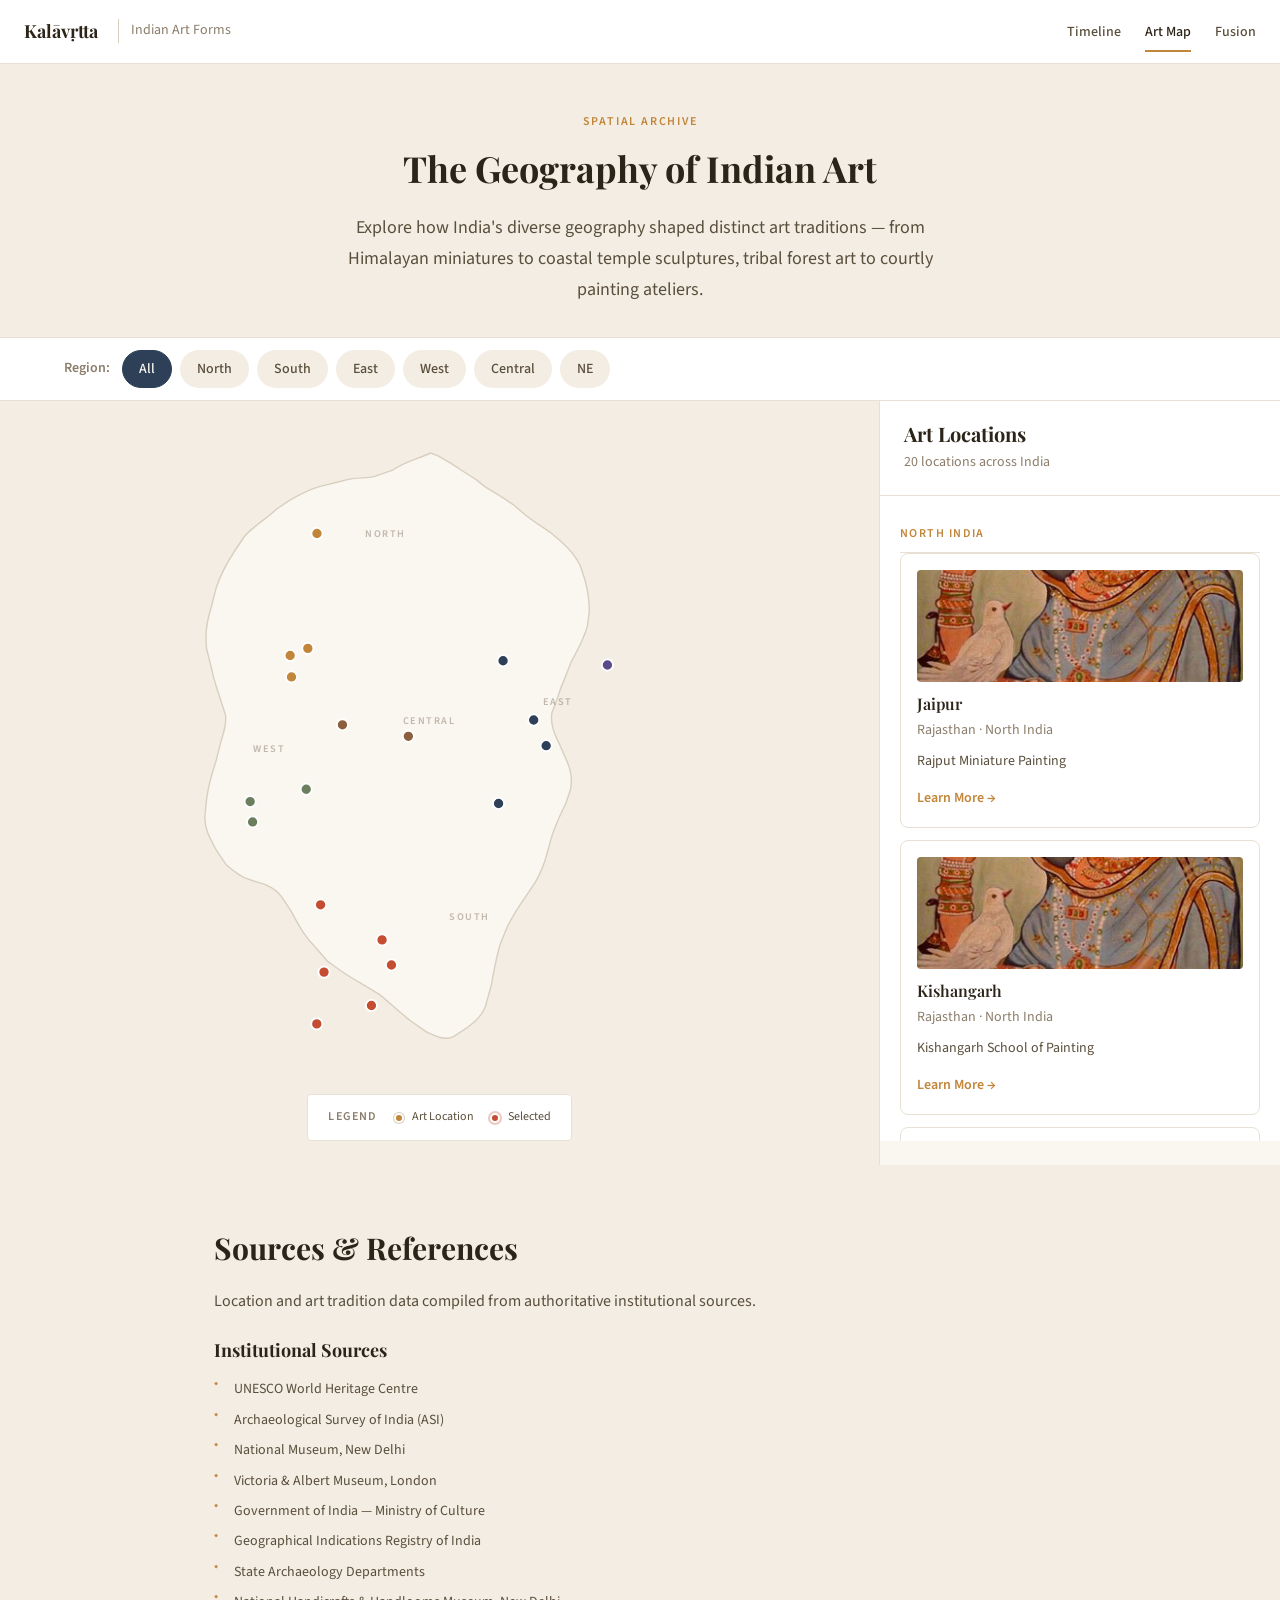
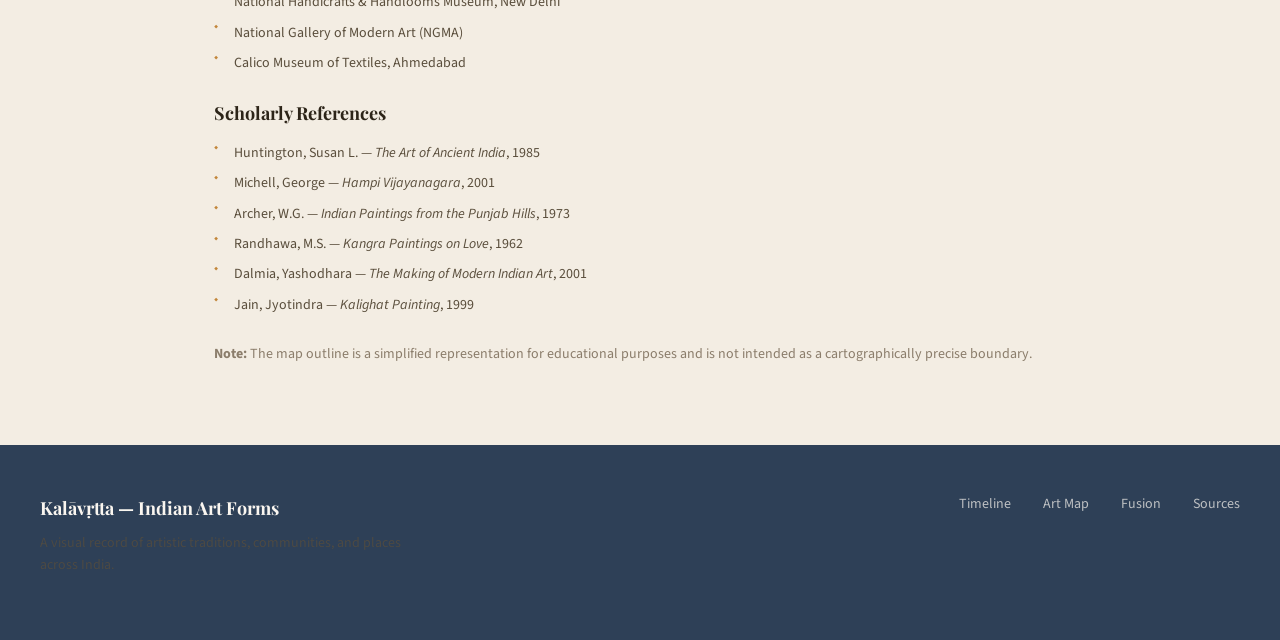
<file: art-map/index.html>
<!DOCTYPE html>
<html lang="en">
<head>
  <meta charset="UTF-8">
  <meta name="viewport" content="width=device-width, initial-scale=1.0">
  <title>Interactive Art Map — Kalāvṛtta · Indian Art Forms</title>
  <link rel="preconnect" href="https://fonts.googleapis.com">
  <link rel="preconnect" href="https://fonts.gstatic.com" crossorigin>
  <link href="https://fonts.googleapis.com/css2?family=Playfair+Display:wght@400;700&family=Source+Sans+3:wght@400;500;600;700&display=swap" rel="stylesheet">
  <link rel="stylesheet" href="../shared/css/base.css">
  <link rel="stylesheet" href="css/art-map.css">
</head>
<body>

  <!-- Navigation -->
  <nav class="site-nav" role="navigation" aria-label="Main navigation">
    <div class="site-nav__brand">
      <span class="site-nav__title">Kalāvṛtta</span>
      <span class="site-nav__subtitle">Indian Art Forms</span>
    </div>
    <button class="nav-toggle" aria-label="Toggle navigation" aria-expanded="false" onclick="document.querySelector('.site-nav__links').classList.toggle('open'); this.setAttribute('aria-expanded', this.getAttribute('aria-expanded') === 'false' ? 'true' : 'false');">
      <span></span><span></span><span></span>
    </button>
    <ul class="site-nav__links">
      <li><a href="../timeline/index.html">Timeline</a></li>
      <li><a href="index.html" class="active">Art Map</a></li>
      <li><a href="../fusion/documentation/fusion-doc.html">Fusion</a></li>
    </ul>
  </nav>

  <!-- Hero -->
  <header class="hero" style="padding: var(--space-12) 0 var(--space-8);">
    <div class="container">
      <p class="hero__overline">Spatial Archive</p>
      <h1 class="hero__title" style="font-size: var(--text-4xl);">The Geography of Indian Art</h1>
      <p class="hero__description">
        Explore how India's diverse geography shaped distinct art traditions — from Himalayan miniatures to coastal temple sculptures, tribal forest art to courtly painting ateliers.
      </p>
    </div>
  </header>

  <!-- Filter Bar -->
  <div class="filter-bar" role="toolbar" aria-label="Filter locations">
    <div class="container">
      <div class="filter-group">
        <span class="filter-bar__label">Region:</span>
        <div class="filter-bar__buttons" role="group">
          <button class="filter-btn active" data-region="all">All</button>
          <button class="filter-btn" data-region="North India">North</button>
          <button class="filter-btn" data-region="South India">South</button>
          <button class="filter-btn" data-region="East India">East</button>
          <button class="filter-btn" data-region="Western India">West</button>
          <button class="filter-btn" data-region="Central India">Central</button>
          <button class="filter-btn" data-region="Northeast India">NE</button>
        </div>
      </div>
    </div>
  </div>

  <!-- Main Content: Map + Info Panel -->
  <main class="map-layout" role="main">
    <!-- Map Panel -->
    <div class="map-panel">
      <div class="map-container" id="map-container">
        <!-- SVG map rendered by JS -->
      </div>
      <div class="map-legend">
        <span class="map-legend__title">Legend</span>
        <span class="map-legend__item"><span class="map-legend__dot" style="background: var(--color-ochre);"></span> Art Location</span>
        <span class="map-legend__item"><span class="map-legend__dot map-legend__dot--active"></span> Selected</span>
      </div>
    </div>

    <!-- Info Panel -->
    <div class="info-panel" id="info-panel">
      <div class="info-panel__header">
        <h2 class="info-panel__title">Art Locations</h2>
        <p class="info-panel__subtitle" id="location-count">20 locations across India</p>
      </div>
      <div class="info-panel__list" id="location-list">
        <!-- Location cards rendered by JS -->
      </div>
    </div>
  </main>

  <!-- Modal -->
  <div class="modal-overlay" id="location-modal" role="dialog" aria-modal="true" aria-labelledby="loc-modal-title" tabindex="-1">
    <div class="modal">
      <button class="modal__close" id="loc-modal-close" aria-label="Close">&times;</button>
      <div class="modal__header-bar" id="loc-modal-header"></div>
      <div class="modal__body">
        <h2 class="modal__title" id="loc-modal-title"></h2>
        <div class="modal__meta" id="loc-modal-meta"></div>
        <div id="loc-modal-content"></div>
      </div>
    </div>
  </div>

  <!-- Sources -->
  <section class="section section--alt" id="sources">
    <div class="container container--narrow">
      <h2>Sources &amp; References</h2>
      <p>Location and art tradition data compiled from authoritative institutional sources.</p>
      <div class="sources-list">
        <h4>Institutional Sources</h4>
        <ul>
          <li>UNESCO World Heritage Centre</li>
          <li>Archaeological Survey of India (ASI)</li>
          <li>National Museum, New Delhi</li>
          <li>Victoria &amp; Albert Museum, London</li>
          <li>Government of India — Ministry of Culture</li>
          <li>Geographical Indications Registry of India</li>
          <li>State Archaeology Departments</li>
          <li>National Handicrafts &amp; Handlooms Museum, New Delhi</li>
          <li>National Gallery of Modern Art (NGMA)</li>
          <li>Calico Museum of Textiles, Ahmedabad</li>
        </ul>
        <h4>Scholarly References</h4>
        <ul>
          <li>Huntington, Susan L. — <em>The Art of Ancient India</em>, 1985</li>
          <li>Michell, George — <em>Hampi Vijayanagara</em>, 2001</li>
          <li>Archer, W.G. — <em>Indian Paintings from the Punjab Hills</em>, 1973</li>
          <li>Randhawa, M.S. — <em>Kangra Paintings on Love</em>, 1962</li>
          <li>Dalmia, Yashodhara — <em>The Making of Modern Indian Art</em>, 2001</li>
          <li>Jain, Jyotindra — <em>Kalighat Painting</em>, 1999</li>
        </ul>
      </div>
      <p class="text-caption" style="margin-top: var(--space-6);">
        <strong>Note:</strong> The map outline is a simplified representation for educational purposes 
        and is not intended as a cartographically precise boundary.
      </p>
    </div>
  </section>

  <!-- Footer -->
  <footer class="site-footer">
    <div class="site-footer__content">
      <div>
        <div class="site-footer__brand">Kalāvṛtta — Indian Art Forms</div>
        <p class="site-footer__note">
          A visual record of artistic traditions, communities, and places across India.
        </p>
      </div>
      <div class="site-footer__links">
        <a href="../timeline/index.html">Timeline</a>
        <a href="index.html">Art Map</a>
        <a href="../fusion/documentation/fusion-doc.html">Fusion</a>
        <a href="#sources">Sources</a>
      </div>
    </div>
  </footer>

  <script src="../shared/data/artData.js"></script>
  <script src="js/art-map.js"></script>
</body>
</html>
</file>
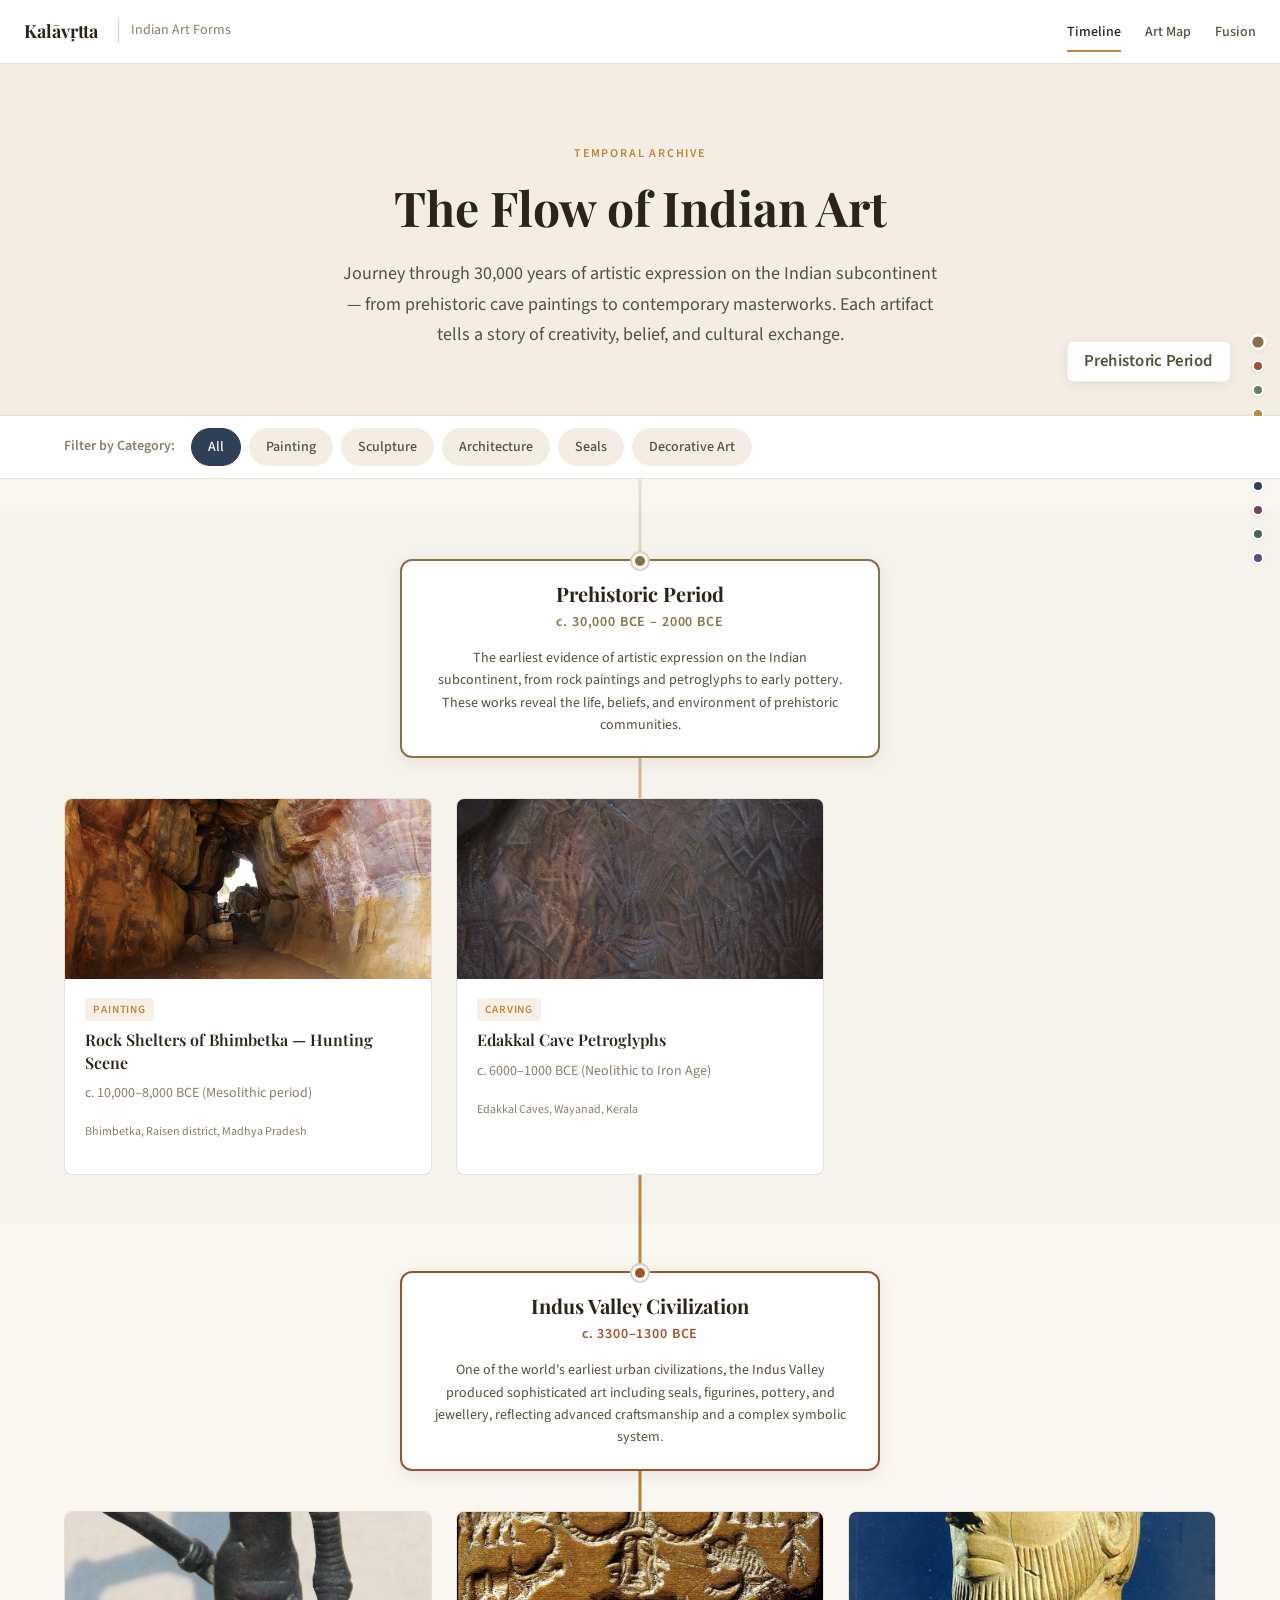
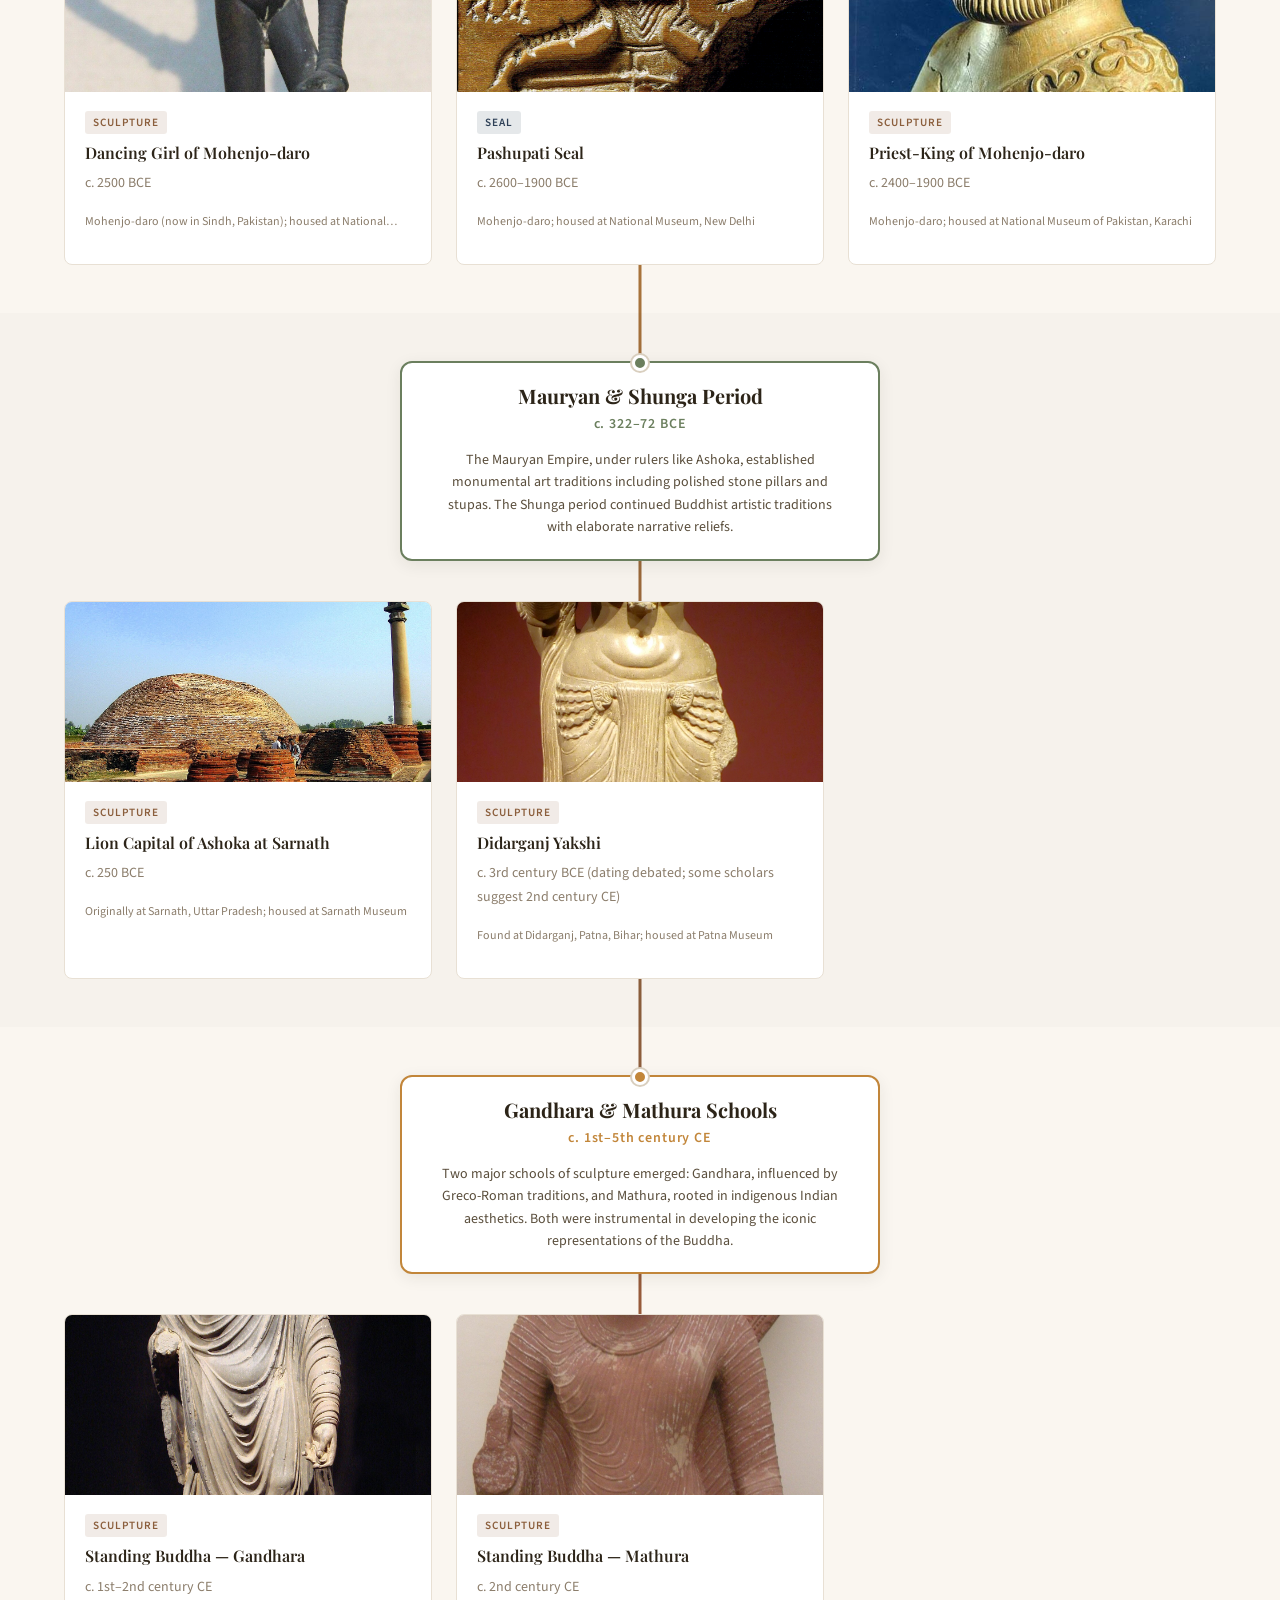
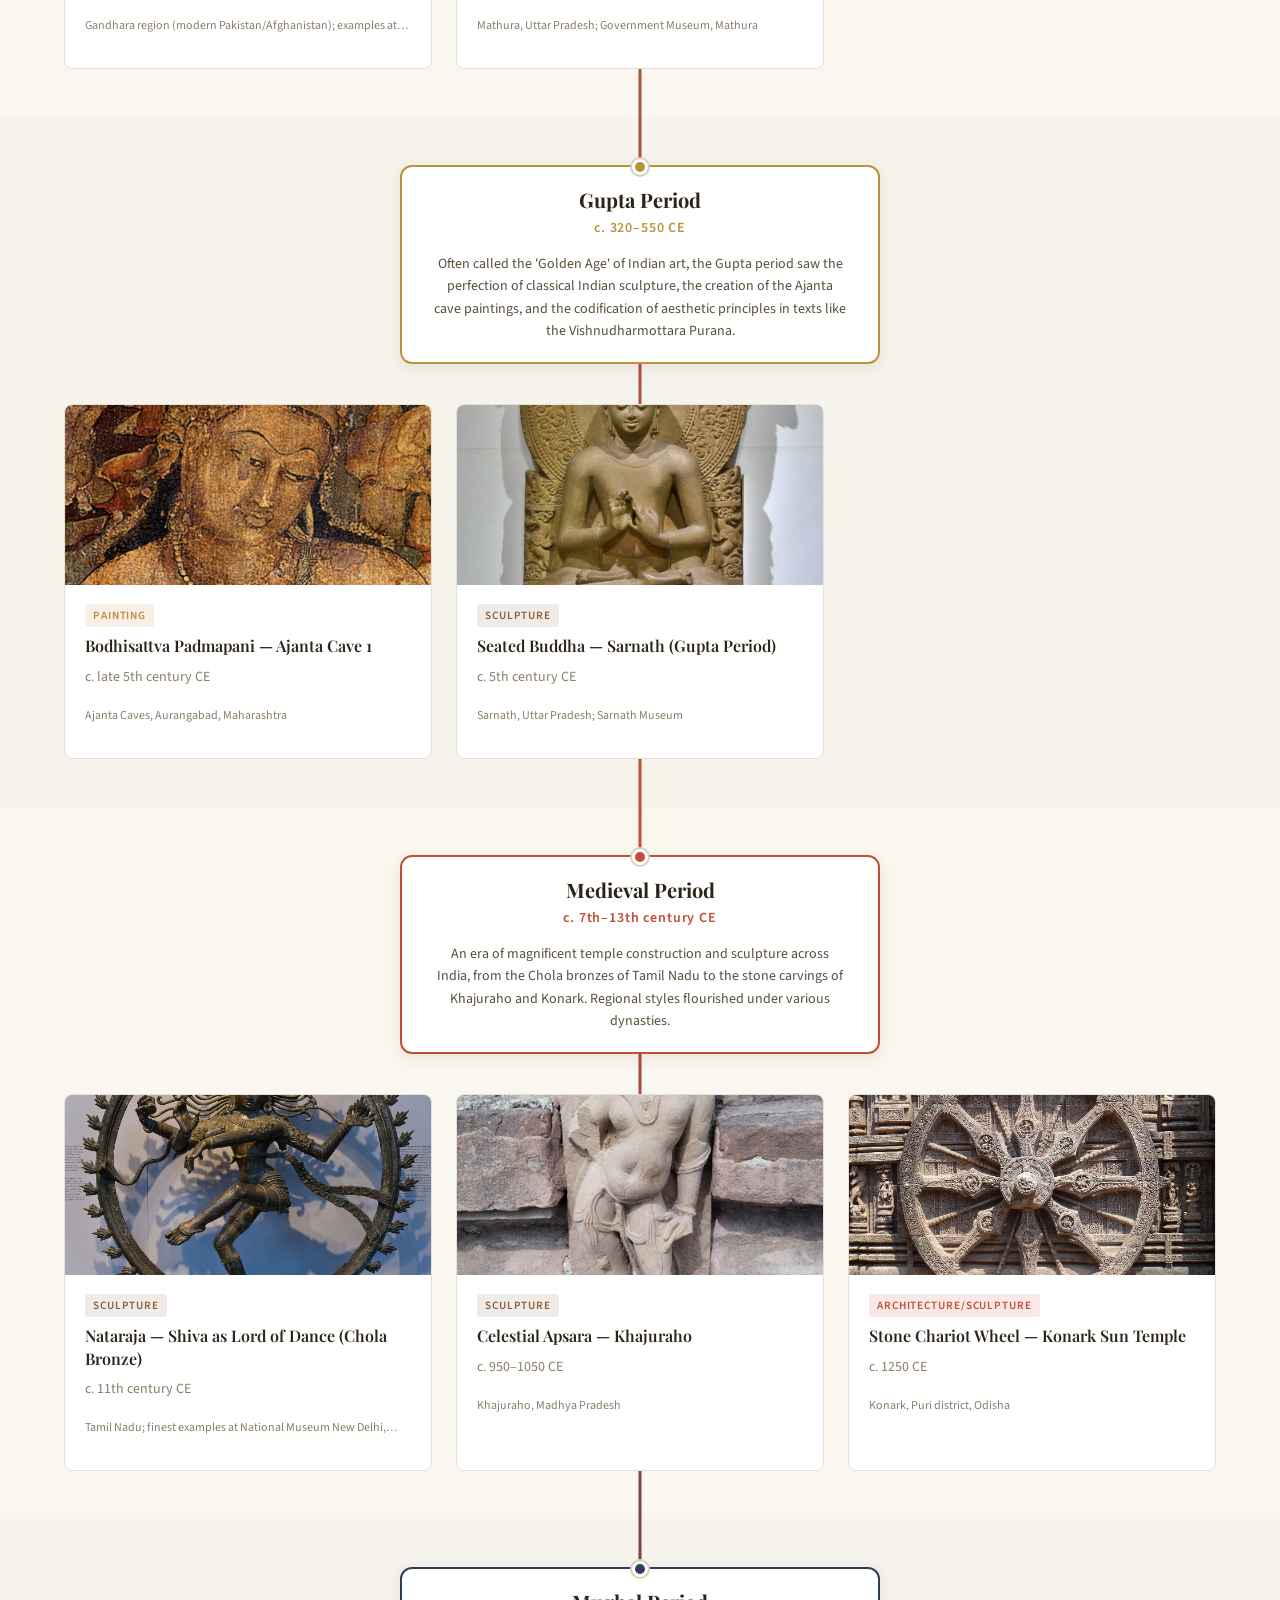
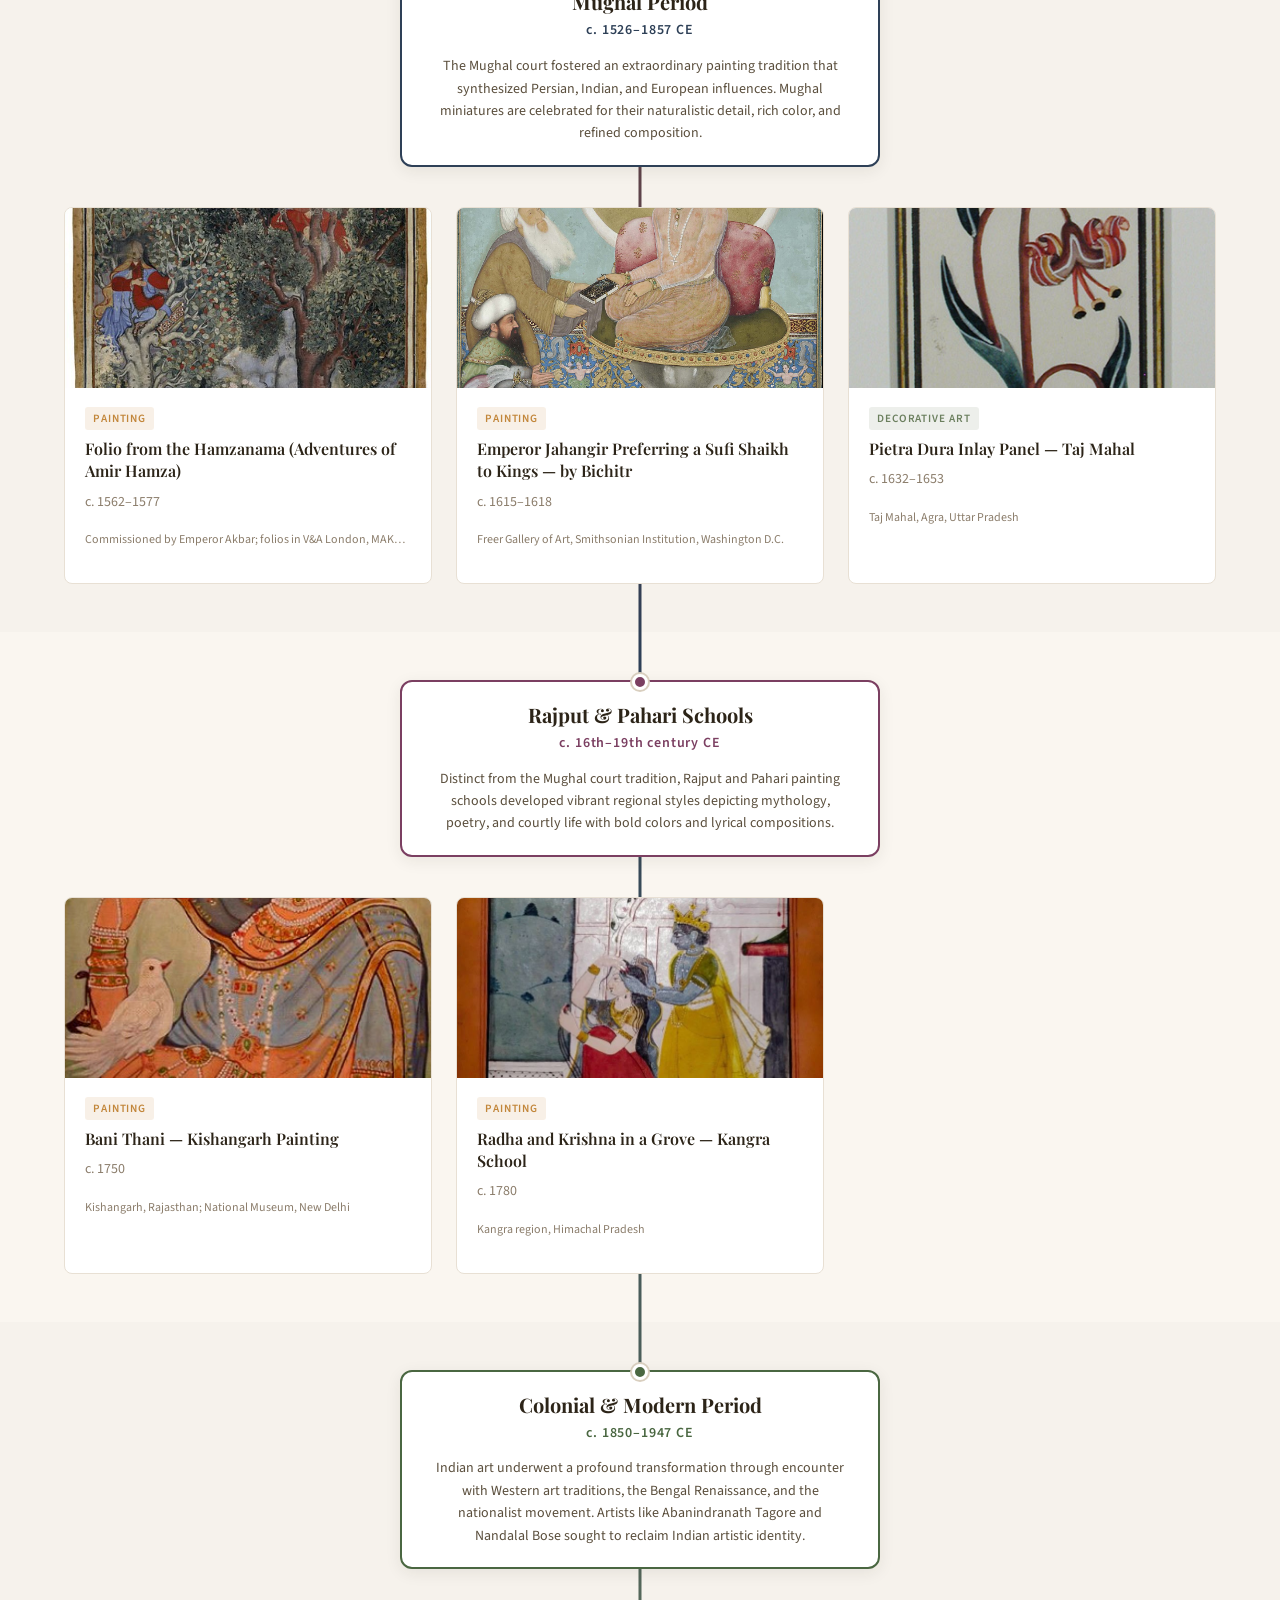
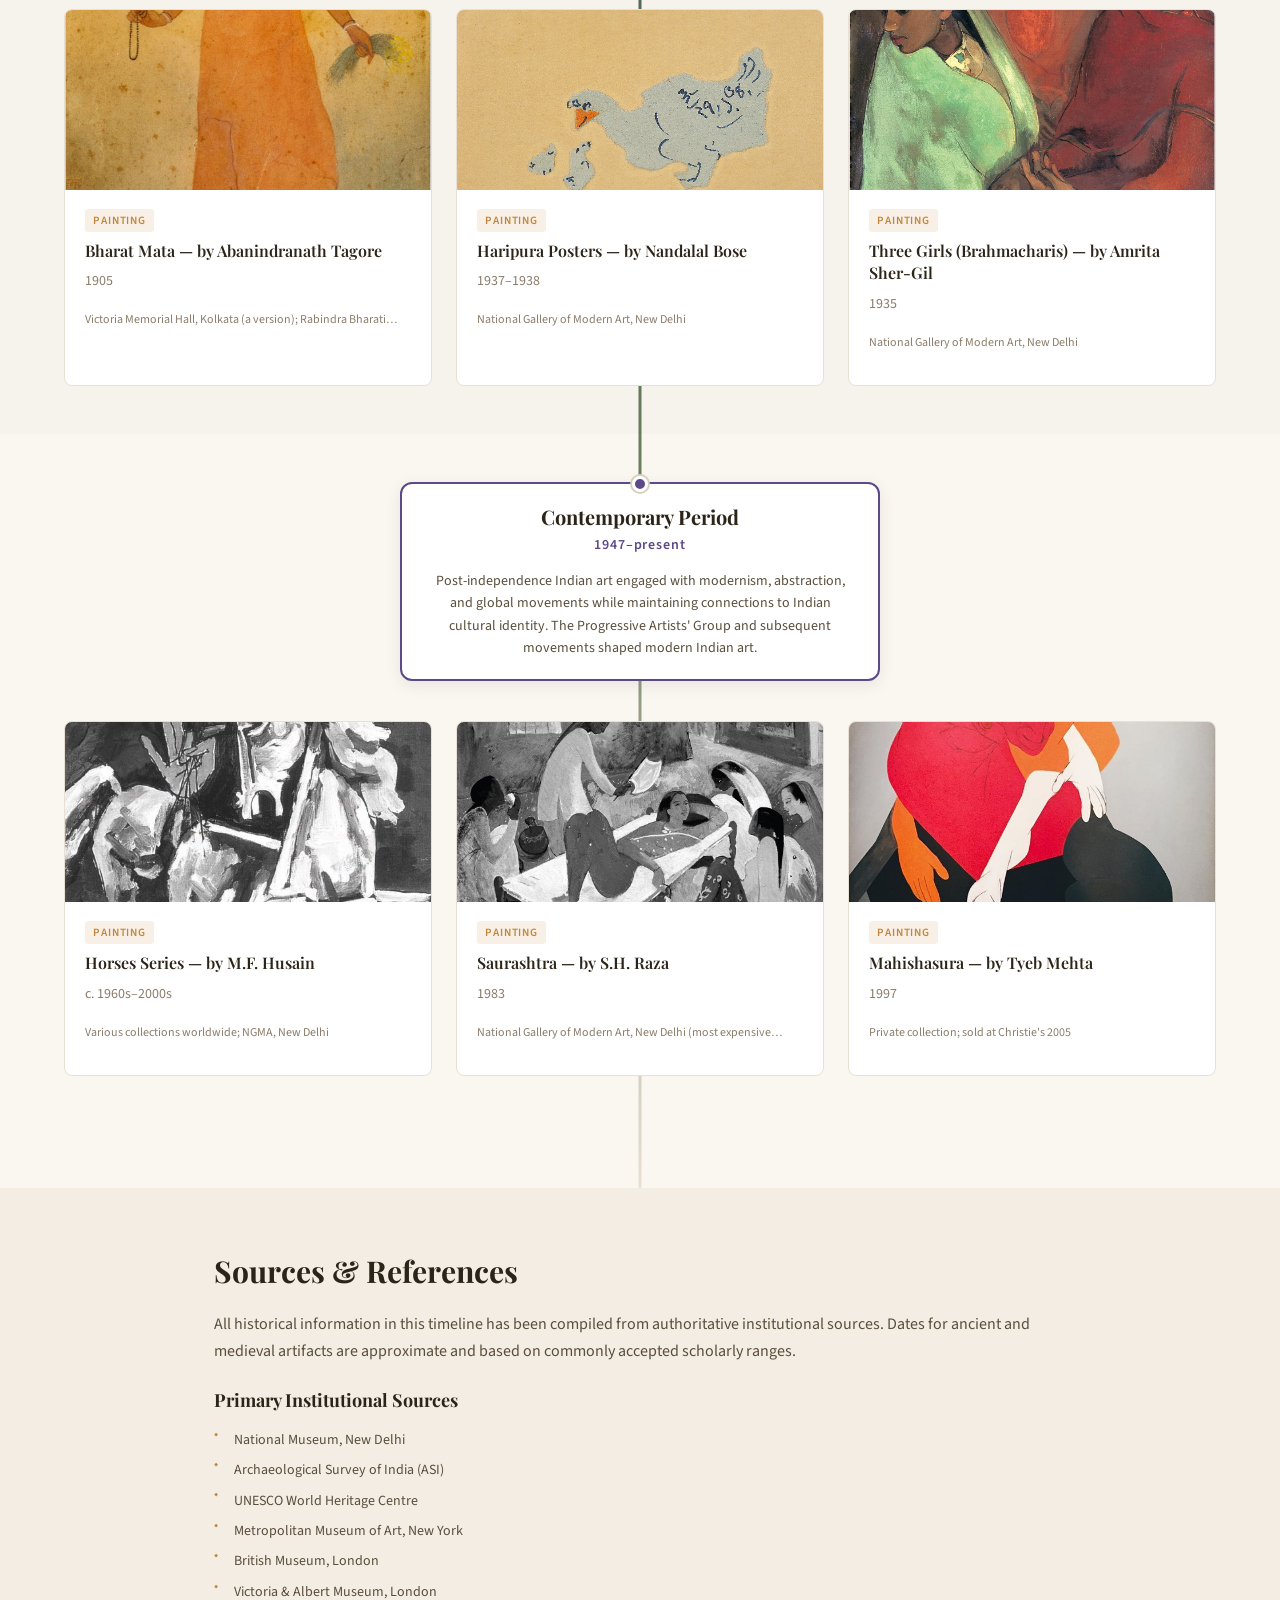
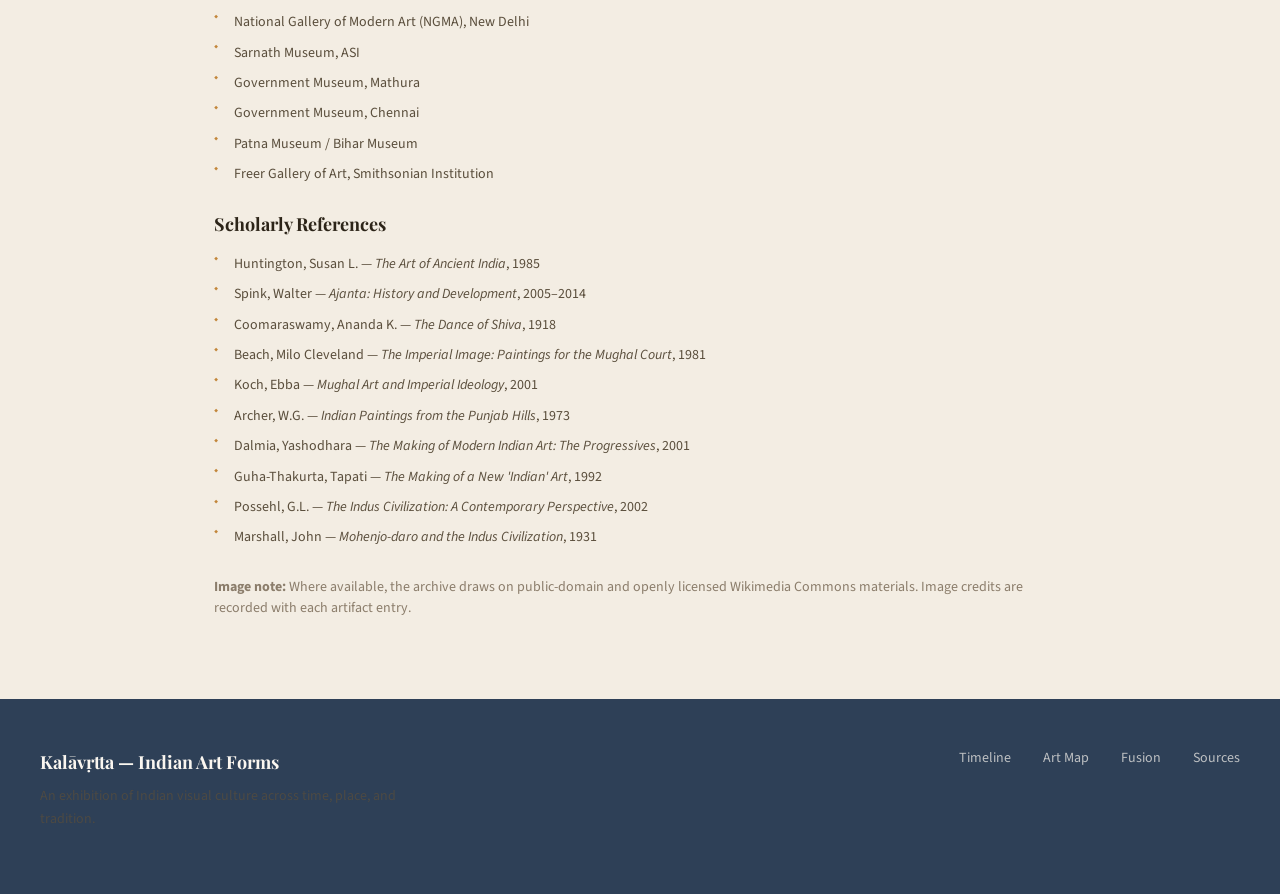
<file: timeline/index.html>
<!DOCTYPE html>
<html lang="en">
<head>
  <meta charset="UTF-8">
  <meta name="viewport" content="width=device-width, initial-scale=1.0">
  <title>Interactive Timeline — Kalāvṛtta · Indian Art Forms</title>
  <link rel="preconnect" href="https://fonts.googleapis.com">
  <link rel="preconnect" href="https://fonts.gstatic.com" crossorigin>
  <link href="https://fonts.googleapis.com/css2?family=Playfair+Display:wght@400;700&family=Source+Sans+3:wght@400;500;600;700&display=swap" rel="stylesheet">
  <link rel="stylesheet" href="../shared/css/base.css">
  <link rel="stylesheet" href="css/timeline.css">
</head>
<body>

  <!-- Navigation -->
  <nav class="site-nav" role="navigation" aria-label="Main navigation">
    <div class="site-nav__brand">
      <span class="site-nav__title">Kalāvṛtta</span>
      <span class="site-nav__subtitle">Indian Art Forms</span>
    </div>
    <button class="nav-toggle" aria-label="Toggle navigation" aria-expanded="false" onclick="document.querySelector('.site-nav__links').classList.toggle('open'); this.setAttribute('aria-expanded', this.getAttribute('aria-expanded') === 'false' ? 'true' : 'false');">
      <span></span><span></span><span></span>
    </button>
    <ul class="site-nav__links">
      <li><a href="index.html" class="active">Timeline</a></li>
      <li><a href="../art-map/index.html">Art Map</a></li>
      <li><a href="../fusion/documentation/fusion-doc.html">Fusion</a></li>
    </ul>
  </nav>

  <!-- Hero -->
  <header class="hero">
    <div class="container">
      <p class="hero__overline">Temporal Archive</p>
      <h1 class="hero__title">The Flow of Indian Art</h1>
      <p class="hero__description">
        Journey through 30,000 years of artistic expression on the Indian subcontinent — from prehistoric cave paintings to contemporary masterworks. Each artifact tells a story of creativity, belief, and cultural exchange.
      </p>
    </div>
  </header>

  <!-- Filter Bar -->
  <div class="filter-bar" role="toolbar" aria-label="Filter artifacts by category">
    <div class="container">
      <span class="filter-bar__label">Filter by Category:</span>
      <div class="filter-bar__buttons" role="group">
        <button class="filter-btn active" data-filter="all">All</button>
        <button class="filter-btn" data-filter="Painting">Painting</button>
        <button class="filter-btn" data-filter="Sculpture">Sculpture</button>
        <button class="filter-btn" data-filter="Architecture/Sculpture">Architecture</button>
        <button class="filter-btn" data-filter="Seal">Seals</button>
        <button class="filter-btn" data-filter="Decorative Art">Decorative Art</button>
      </div>
    </div>
  </div>

  <!-- Period Navigation (sidebar dots) -->
  <nav class="period-nav" aria-label="Jump to period">
    <ul id="period-nav-list"></ul>
  </nav>

  <!-- Timeline Container -->
  <main class="timeline-container" id="timeline-container" role="main">
    <div class="timeline-line" aria-hidden="true"></div>
    <!-- Periods and artifacts rendered by JS -->
  </main>

  <!-- Modal Overlay -->
  <div class="modal-overlay" id="artifact-modal" role="dialog" aria-modal="true" aria-labelledby="modal-title" tabindex="-1">
    <div class="modal">
      <button class="modal__close" aria-label="Close details" id="modal-close">&times;</button>
      <div class="modal__image" id="modal-image"></div>
      <div class="modal__body">
        <div class="modal__tags" id="modal-tags"></div>
        <h2 class="modal__title" id="modal-title"></h2>
        <div class="modal__meta" id="modal-meta"></div>
        <div id="modal-content"></div>
      </div>
    </div>
  </div>

  <!-- Sources Section -->
  <section class="section section--alt" id="sources">
    <div class="container container--narrow">
      <h2>Sources &amp; References</h2>
      <p>All historical information in this timeline has been compiled from authoritative institutional sources. Dates for ancient and medieval artifacts are approximate and based on commonly accepted scholarly ranges.</p>
      <div class="sources-list">
        <h4>Primary Institutional Sources</h4>
        <ul>
          <li>National Museum, New Delhi</li>
          <li>Archaeological Survey of India (ASI)</li>
          <li>UNESCO World Heritage Centre</li>
          <li>Metropolitan Museum of Art, New York</li>
          <li>British Museum, London</li>
          <li>Victoria &amp; Albert Museum, London</li>
          <li>National Gallery of Modern Art (NGMA), New Delhi</li>
          <li>Sarnath Museum, ASI</li>
          <li>Government Museum, Mathura</li>
          <li>Government Museum, Chennai</li>
          <li>Patna Museum / Bihar Museum</li>
          <li>Freer Gallery of Art, Smithsonian Institution</li>
        </ul>
        <h4>Scholarly References</h4>
        <ul>
          <li>Huntington, Susan L. — <em>The Art of Ancient India</em>, 1985</li>
          <li>Spink, Walter — <em>Ajanta: History and Development</em>, 2005–2014</li>
          <li>Coomaraswamy, Ananda K. — <em>The Dance of Shiva</em>, 1918</li>
          <li>Beach, Milo Cleveland — <em>The Imperial Image: Paintings for the Mughal Court</em>, 1981</li>
          <li>Koch, Ebba — <em>Mughal Art and Imperial Ideology</em>, 2001</li>
          <li>Archer, W.G. — <em>Indian Paintings from the Punjab Hills</em>, 1973</li>
          <li>Dalmia, Yashodhara — <em>The Making of Modern Indian Art: The Progressives</em>, 2001</li>
          <li>Guha-Thakurta, Tapati — <em>The Making of a New 'Indian' Art</em>, 1992</li>
          <li>Possehl, G.L. — <em>The Indus Civilization: A Contemporary Perspective</em>, 2002</li>
          <li>Marshall, John — <em>Mohenjo-daro and the Indus Civilization</em>, 1931</li>
        </ul>
      </div>
      <p class="text-caption" style="margin-top: var(--space-6);">
        <strong>Image note:</strong> Where available, the archive draws on public-domain and openly licensed Wikimedia Commons materials. Image credits are recorded with each artifact entry.
      </p>
    </div>
  </section>

  <!-- Footer -->
  <footer class="site-footer">
    <div class="site-footer__content">
      <div>
        <div class="site-footer__brand">Kalāvṛtta — Indian Art Forms</div>
        <p class="site-footer__note">
          An exhibition of Indian visual culture across time, place, and tradition.
        </p>
      </div>
      <div class="site-footer__links">
        <a href="index.html">Timeline</a>
        <a href="../art-map/index.html">Art Map</a>
        <a href="../fusion/documentation/fusion-doc.html">Fusion</a>
        <a href="#sources">Sources</a>
      </div>
    </div>
  </footer>

  <script src="../shared/data/artData.js"></script>
  <script src="js/timeline.js"></script>
</body>
</html>
</file>
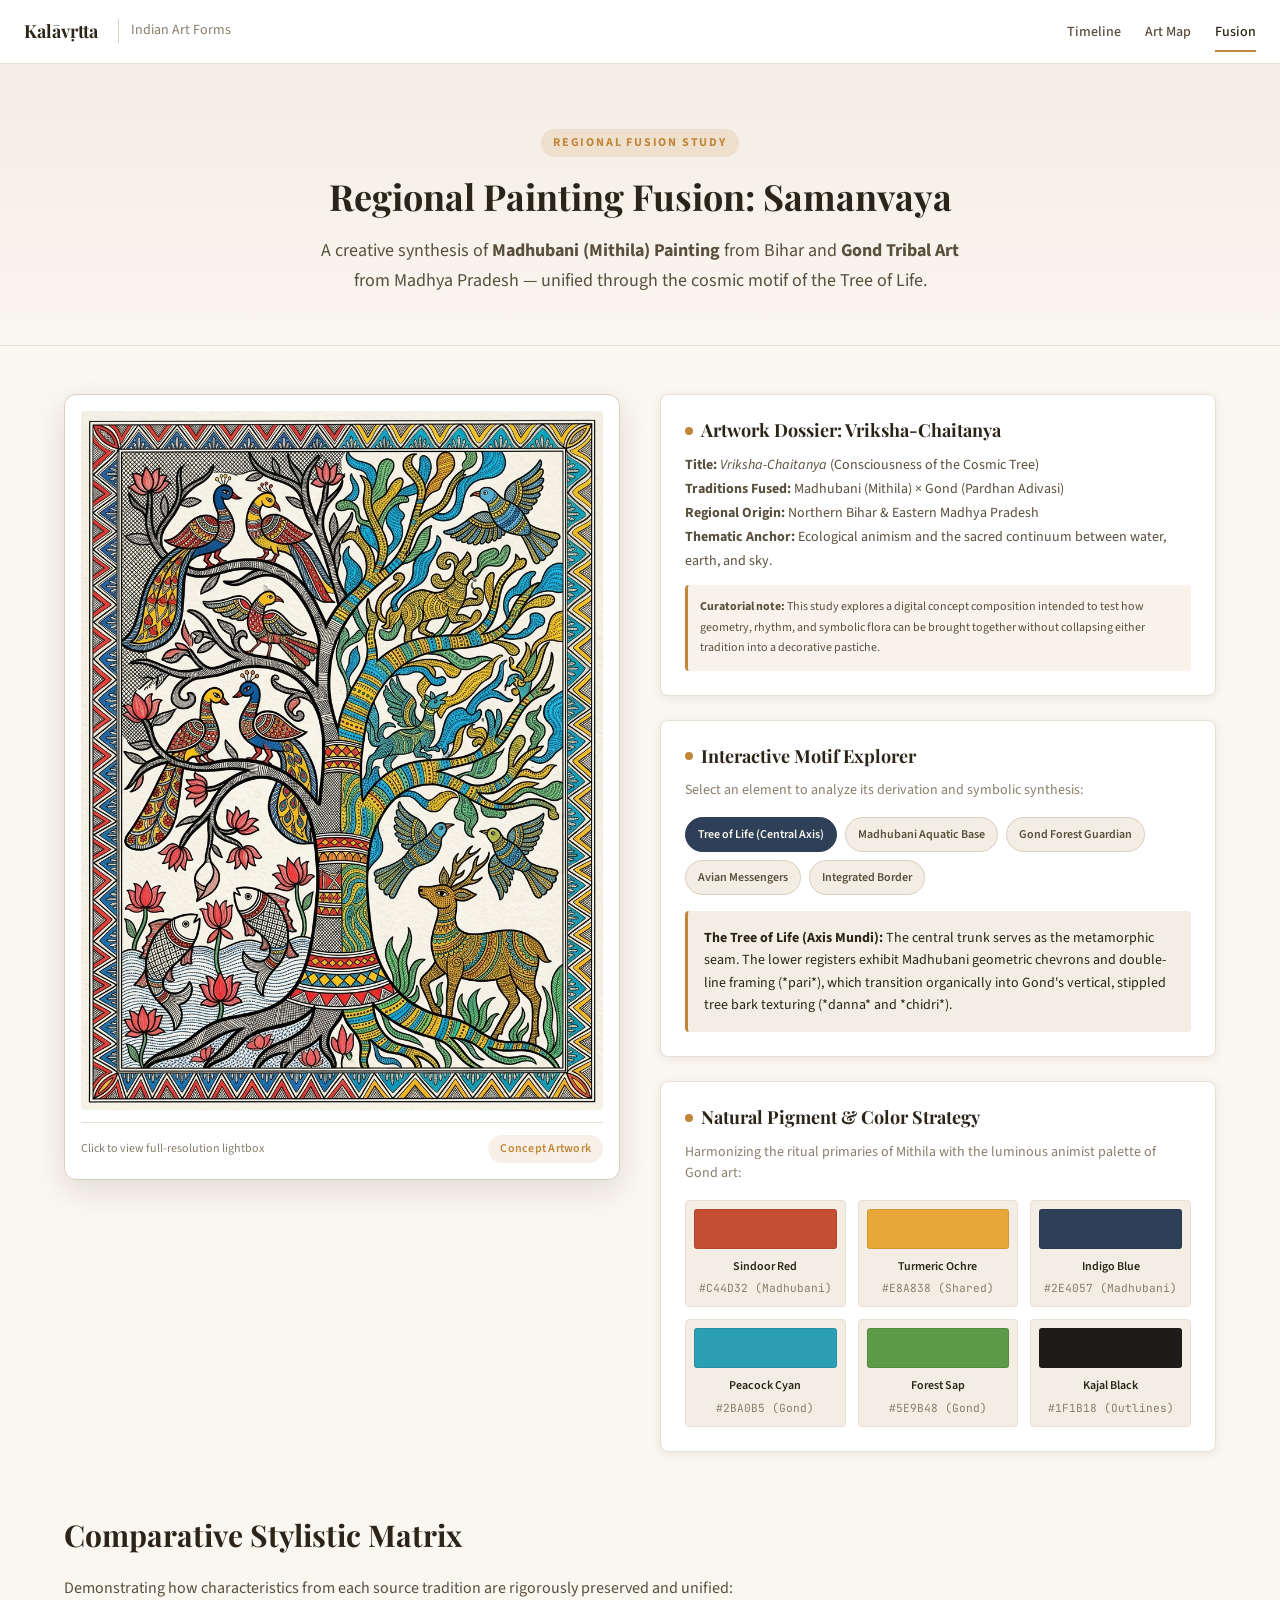
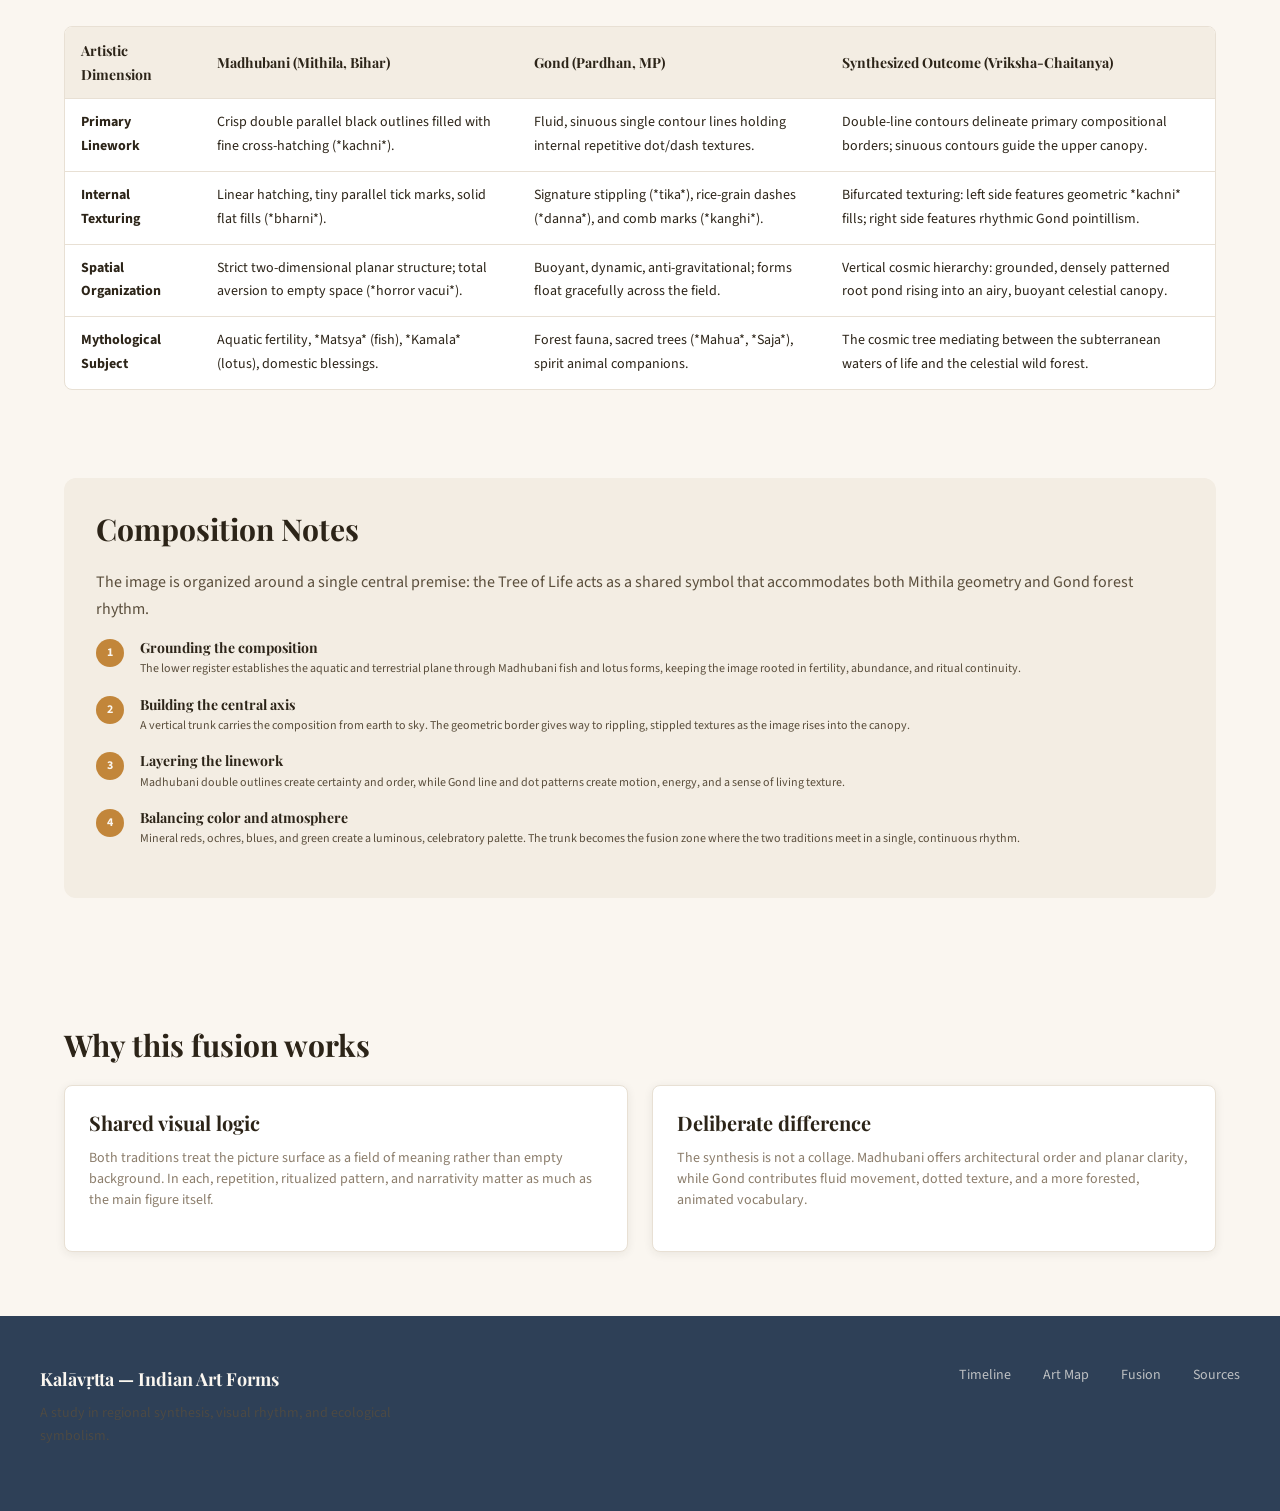
<file: fusion/documentation/fusion-doc.html>
<!DOCTYPE html>
<html lang="en">
<head>
  <meta charset="UTF-8">
  <meta name="viewport" content="width=device-width, initial-scale=1.0">
  <title>Regional Painting Fusion — Kalāvṛtta · Indian Art Forms</title>
  <link rel="preconnect" href="https://fonts.googleapis.com">
  <link rel="preconnect" href="https://fonts.gstatic.com" crossorigin>
  <link href="https://fonts.googleapis.com/css2?family=Playfair+Display:ital,wght@0,400;0,700;1,400&family=Source+Sans+3:wght@400;500;600;700&family=JetBrains+Mono:wght@400;500&display=swap" rel="stylesheet">
  <link rel="stylesheet" href="../../shared/css/base.css">
  <style>
    /* Fusion Showcase Specific Styles */
    .fusion-hero {
      background: linear-gradient(180deg, var(--color-bg-alt) 0%, var(--color-bg) 100%);
      padding: var(--space-16) 0 var(--space-12);
      border-bottom: 1px solid var(--color-border-light);
      text-align: center;
    }
    .fusion-hero__badge {
      display: inline-block;
      font-size: var(--text-xs);
      font-weight: 700;
      letter-spacing: 0.15em;
      text-transform: uppercase;
      padding: var(--space-1) var(--space-3);
      border-radius: 100px;
      background: rgba(194, 134, 58, 0.15);
      color: var(--color-ochre);
      margin-bottom: var(--space-4);
    }
    .fusion-hero__title {
      font-size: var(--text-4xl);
      max-width: 800px;
      margin: 0 auto var(--space-4);
    }
    .fusion-hero__subtitle {
      font-size: var(--text-lg);
      color: var(--color-text-secondary);
      max-width: 650px;
      margin: 0 auto;
    }

    /* Artwork Showcase Grid */
    .artwork-stage {
      display: grid;
      grid-template-columns: 1fr 1fr;
      gap: var(--space-10);
      align-items: start;
      margin-top: var(--space-12);
      margin-bottom: var(--space-16);
    }
    .artwork-frame {
      background: var(--color-surface);
      border: 1px solid var(--color-border);
      border-radius: var(--border-radius-lg);
      padding: var(--space-4);
      box-shadow: 0 10px 30px var(--color-shadow-md);
      position: sticky;
      top: 90px;
    }
    .artwork-frame img {
      width: 100%;
      height: auto;
      border-radius: var(--border-radius);
      display: block;
      cursor: zoom-in;
      transition: transform var(--transition-base);
    }
    .artwork-frame img:hover {
      transform: scale(1.01);
    }
    .artwork-caption {
      margin-top: var(--space-3);
      padding-top: var(--space-3);
      border-top: 1px solid var(--color-border-light);
      display: flex;
      justify-content: space-between;
      align-items: center;
      font-size: var(--text-xs);
      color: var(--color-text-tertiary);
    }

    .artwork-details {
      display: flex;
      flex-direction: column;
      gap: var(--space-6);
    }

    .spec-card {
      background: var(--color-surface);
      border: 1px solid var(--color-border-light);
      border-radius: var(--border-radius-md);
      padding: var(--space-6);
      box-shadow: 0 2px 10px var(--color-shadow);
    }
    .spec-card__title {
      font-size: var(--text-lg);
      font-family: var(--font-heading);
      margin-bottom: var(--space-3);
      display: flex;
      align-items: center;
      gap: var(--space-2);
      color: var(--color-text-primary);
    }
    .spec-card__title::before {
      content: '';
      display: inline-block;
      width: 8px;
      height: 8px;
      border-radius: 50%;
      background: var(--color-ochre);
    }

    /* Interactive Motif Explorer */
    .motif-pill-group {
      display: flex;
      flex-wrap: wrap;
      gap: var(--space-2);
      margin-bottom: var(--space-4);
    }
    .motif-pill {
      font-size: var(--text-xs);
      font-weight: 600;
      padding: var(--space-2) var(--space-3);
      border-radius: 100px;
      background: var(--color-bg-alt);
      border: 1px solid var(--color-border);
      color: var(--color-text-secondary);
      cursor: pointer;
      transition: all var(--transition-fast);
    }
    .motif-pill:hover, .motif-pill.active {
      background: var(--color-indigo);
      color: var(--color-text-inverse);
      border-color: var(--color-indigo);
    }
    .motif-detail-box {
      background: var(--color-bg-alt);
      border-radius: var(--border-radius);
      padding: var(--space-4);
      font-size: var(--text-sm);
      line-height: 1.6;
      border-left: 3px solid var(--color-ochre);
    }

    /* Comparison Table */
    .comp-table-wrap {
      overflow-x: auto;
      margin: var(--space-6) 0;
      border: 1px solid var(--color-border-light);
      border-radius: var(--border-radius-md);
      background: var(--color-surface);
    }
    .comp-table {
      width: 100%;
      border-collapse: collapse;
      font-size: var(--text-sm);
      text-align: left;
    }
    .comp-table th, .comp-table td {
      padding: var(--space-3) var(--space-4);
      border-bottom: 1px solid var(--color-border-light);
    }
    .comp-table th {
      background: var(--color-bg-alt);
      font-family: var(--font-heading);
      font-weight: 700;
      color: var(--color-text-primary);
    }
    .comp-table tr:last-child td {
      border-bottom: none;
    }

    /* Color Swatches */
    .swatch-grid {
      display: grid;
      grid-template-columns: repeat(auto-fit, minmax(130px, 1fr));
      gap: var(--space-3);
      margin-top: var(--space-3);
    }
    .swatch {
      background: var(--color-bg-alt);
      border: 1px solid var(--color-border-light);
      border-radius: var(--border-radius);
      padding: var(--space-2);
      text-align: center;
    }
    .swatch__color {
      height: 40px;
      border-radius: 3px;
      margin-bottom: var(--space-2);
      border: 1px solid rgba(0,0,0,0.1);
    }
    .swatch__name {
      font-size: var(--text-xs);
      font-weight: 600;
      color: var(--color-text-primary);
      margin-bottom: 2px;
    }
    .swatch__hex {
      font-family: 'JetBrains Mono', monospace;
      font-size: 0.7rem;
      color: var(--color-text-tertiary);
    }

    /* Process Flow */
    .process-step {
      display: flex;
      gap: var(--space-4);
      margin-bottom: var(--space-4);
      align-items: flex-start;
    }
    .process-num {
      width: 28px;
      height: 28px;
      border-radius: 50%;
      background: var(--color-ochre);
      color: var(--color-text-inverse);
      display: flex;
      align-items: center;
      justify-content: center;
      font-size: var(--text-xs);
      font-weight: 700;
      flex-shrink: 0;
    }
    .process-content h4 {
      font-size: var(--text-sm);
      margin-bottom: 2px;
    }
    .process-content p {
      font-size: var(--text-xs);
      margin-bottom: 0;
      color: var(--color-text-secondary);
    }

    /* Lightbox Modal */
    .lightbox {
      position: fixed;
      inset: 0;
      background: rgba(0,0,0,0.9);
      z-index: 1000;
      display: none;
      align-items: center;
      justify-content: center;
      padding: var(--space-4);
    }
    .lightbox.active {
      display: flex;
    }
    .lightbox img {
      max-width: 90vw;
      max-height: 90vh;
      object-fit: contain;
      border-radius: var(--border-radius);
      box-shadow: 0 0 40px rgba(0,0,0,0.5);
    }
    .lightbox__close {
      position: absolute;
      top: 20px;
      right: 20px;
      color: #fff;
      font-size: 2rem;
      cursor: pointer;
      background: none;
      border: none;
    }

    @media (max-width: 900px) {
      .artwork-stage {
        grid-template-columns: 1fr;
      }
      .artwork-frame {
        position: static;
      }
    }
  </style>
</head>
<body>

  <!-- Site Navigation -->
  <nav class="site-nav" role="navigation" aria-label="Main navigation">
    <div class="site-nav__brand">
      <span class="site-nav__title">Kalāvṛtta</span>
      <span class="site-nav__subtitle">Indian Art Forms</span>
    </div>
    <button class="nav-toggle" aria-label="Toggle navigation" aria-expanded="false" onclick="document.querySelector('.site-nav__links').classList.toggle('open'); this.setAttribute('aria-expanded', this.getAttribute('aria-expanded') === 'false' ? 'true' : 'false');">
      <span></span><span></span><span></span>
    </button>
    <ul class="site-nav__links">
      <li><a href="../../timeline/index.html">Timeline</a></li>
      <li><a href="../../art-map/index.html">Art Map</a></li>
      <li><a href="fusion-doc.html" class="active">Fusion</a></li>
    </ul>
  </nav>

  <!-- Hero -->
  <header class="fusion-hero">
    <div class="container">
      <span class="fusion-hero__badge">Regional Fusion Study</span>
      <h1 class="fusion-hero__title">Regional Painting Fusion: Samanvaya</h1>
      <p class="fusion-hero__subtitle">
        A creative synthesis of <strong>Madhubani (Mithila) Painting</strong> from Bihar and <strong>Gond Tribal Art</strong> from Madhya Pradesh — unified through the cosmic motif of the Tree of Life.
      </p>
    </div>
  </header>

  <!-- Main Content -->
  <main class="container">
    
    <!-- Stage: Visual Display + Specs -->
    <section class="artwork-stage">
      
      <!-- Frame with Image -->
      <div class="artwork-frame">
        <img src="../artwork/madhubani-gond-fusion.jpg" alt="Vriksha-Chaitanya: Madhubani and Gond Fusion Painting" id="fusion-img" onclick="openLightbox()">
        <div class="artwork-caption">
          <span>Click to view full-resolution lightbox</span>
          <span class="tag tag--ochre">Concept Artwork</span>
        </div>
      </div>

      <!-- Specs & Description -->
      <div class="artwork-details">
        
        <div class="spec-card">
          <h2 class="spec-card__title">Artwork Dossier: Vriksha-Chaitanya</h2>
          <p style="font-size: var(--text-sm); margin-bottom: var(--space-3);">
            <strong>Title:</strong> <em>Vriksha-Chaitanya</em> (Consciousness of the Cosmic Tree)<br>
            <strong>Traditions Fused:</strong> Madhubani (Mithila) × Gond (Pardhan Adivasi)<br>
            <strong>Regional Origin:</strong> Northern Bihar &amp; Eastern Madhya Pradesh<br>
            <strong>Thematic Anchor:</strong> Ecological animism and the sacred continuum between water, earth, and sky.
          </p>
          <div class="alert-box" style="background: rgba(194,134,58,0.1); border-left: 3px solid var(--color-ochre); padding: var(--space-3); border-radius: var(--border-radius); font-size: var(--text-xs); color: var(--color-text-secondary);">
            <strong>Curatorial note:</strong> This study explores a digital concept composition intended to test how geometry, rhythm, and symbolic flora can be brought together without collapsing either tradition into a decorative pastiche.
          </div>
        </div>

        <!-- Interactive Motif Explorer -->
        <div class="spec-card">
          <h3 class="spec-card__title">Interactive Motif Explorer</h3>
          <p class="text-caption">Select an element to analyze its derivation and symbolic synthesis:</p>
          
          <div class="motif-pill-group">
            <button class="motif-pill active" onclick="showMotif('tree')">Tree of Life (Central Axis)</button>
            <button class="motif-pill" onclick="showMotif('fish')">Madhubani Aquatic Base</button>
            <button class="motif-pill" onclick="showMotif('deer')">Gond Forest Guardian</button>
            <button class="motif-pill" onclick="showMotif('birds')">Avian Messengers</button>
            <button class="motif-pill" onclick="showMotif('border')">Integrated Border</button>
          </div>

          <div class="motif-detail-box" id="motif-display">
            <strong>The Tree of Life (Axis Mundi):</strong> The central trunk serves as the metamorphic seam. The lower registers exhibit Madhubani geometric chevrons and double-line framing (*pari*), which transition organically into Gond's vertical, stippled tree bark texturing (*danna* and *chidri*).
          </div>
        </div>

        <!-- Pigment Palette -->
        <div class="spec-card">
          <h3 class="spec-card__title">Natural Pigment &amp; Color Strategy</h3>
          <p class="text-caption">Harmonizing the ritual primaries of Mithila with the luminous animist palette of Gond art:</p>
          <div class="swatch-grid">
            <div class="swatch">
              <div class="swatch__color" style="background: #C44D32;"></div>
              <div class="swatch__name">Sindoor Red</div>
              <div class="swatch__hex">#C44D32 (Madhubani)</div>
            </div>
            <div class="swatch">
              <div class="swatch__color" style="background: #E8A838;"></div>
              <div class="swatch__name">Turmeric Ochre</div>
              <div class="swatch__hex">#E8A838 (Shared)</div>
            </div>
            <div class="swatch">
              <div class="swatch__color" style="background: #2E4057;"></div>
              <div class="swatch__name">Indigo Blue</div>
              <div class="swatch__hex">#2E4057 (Madhubani)</div>
            </div>
            <div class="swatch">
              <div class="swatch__color" style="background: #2BA0B5;"></div>
              <div class="swatch__name">Peacock Cyan</div>
              <div class="swatch__hex">#2BA0B5 (Gond)</div>
            </div>
            <div class="swatch">
              <div class="swatch__color" style="background: #5E9B48;"></div>
              <div class="swatch__name">Forest Sap</div>
              <div class="swatch__hex">#5E9B48 (Gond)</div>
            </div>
            <div class="swatch">
              <div class="swatch__color" style="background: #1F1B18;"></div>
              <div class="swatch__name">Kajal Black</div>
              <div class="swatch__hex">#1F1B18 (Outlines)</div>
            </div>
          </div>
        </div>

      </div>
    </section>

    <!-- Comparative visual analysis -->
    <section class="section" style="padding-top: 0;">
      <h2>Comparative Stylistic Matrix</h2>
      <p>Demonstrating how characteristics from each source tradition are rigorously preserved and unified:</p>

      <div class="comp-table-wrap">
        <table class="comp-table">
          <thead>
            <tr>
              <th>Artistic Dimension</th>
              <th>Madhubani (Mithila, Bihar)</th>
              <th>Gond (Pardhan, MP)</th>
              <th>Synthesized Outcome (Vriksha-Chaitanya)</th>
            </tr>
          </thead>
          <tbody>
            <tr>
              <td><strong>Primary Linework</strong></td>
              <td>Crisp double parallel black outlines filled with fine cross-hatching (*kachni*).</td>
              <td>Fluid, sinuous single contour lines holding internal repetitive dot/dash textures.</td>
              <td>Double-line contours delineate primary compositional borders; sinuous contours guide the upper canopy.</td>
            </tr>
            <tr>
              <td><strong>Internal Texturing</strong></td>
              <td>Linear hatching, tiny parallel tick marks, solid flat fills (*bharni*).</td>
              <td>Signature stippling (*tika*), rice-grain dashes (*danna*), and comb marks (*kanghi*).</td>
              <td>Bifurcated texturing: left side features geometric *kachni* fills; right side features rhythmic Gond pointillism.</td>
            </tr>
            <tr>
              <td><strong>Spatial Organization</strong></td>
              <td>Strict two-dimensional planar structure; total aversion to empty space (*horror vacui*).</td>
              <td>Buoyant, dynamic, anti-gravitational; forms float gracefully across the field.</td>
              <td>Vertical cosmic hierarchy: grounded, densely patterned root pond rising into an airy, buoyant celestial canopy.</td>
            </tr>
            <tr>
              <td><strong>Mythological Subject</strong></td>
              <td>Aquatic fertility, *Matsya* (fish), *Kamala* (lotus), domestic blessings.</td>
              <td>Forest fauna, sacred trees (*Mahua*, *Saja*), spirit animal companions.</td>
              <td>The cosmic tree mediating between the subterranean waters of life and the celestial wild forest.</td>
            </tr>
          </tbody>
        </table>
      </div>
    </section>

    <!-- Process notes -->
    <section class="section section--alt" style="border-radius: var(--border-radius-lg); padding: var(--space-8); margin-bottom: var(--space-16);">
      <h2>Composition Notes</h2>
      <p>The image is organized around a single central premise: the Tree of Life acts as a shared symbol that accommodates both Mithila geometry and Gond forest rhythm.</p>

      <div class="process-step">
        <div class="process-num">1</div>
        <div class="process-content">
          <h4>Grounding the composition</h4>
          <p>The lower register establishes the aquatic and terrestrial plane through Madhubani fish and lotus forms, keeping the image rooted in fertility, abundance, and ritual continuity.</p>
        </div>
      </div>

      <div class="process-step">
        <div class="process-num">2</div>
        <div class="process-content">
          <h4>Building the central axis</h4>
          <p>A vertical trunk carries the composition from earth to sky. The geometric border gives way to rippling, stippled textures as the image rises into the canopy.</p>
        </div>
      </div>

      <div class="process-step">
        <div class="process-num">3</div>
        <div class="process-content">
          <h4>Layering the linework</h4>
          <p>Madhubani double outlines create certainty and order, while Gond line and dot patterns create motion, energy, and a sense of living texture.</p>
        </div>
      </div>

      <div class="process-step">
        <div class="process-num">4</div>
        <div class="process-content">
          <h4>Balancing color and atmosphere</h4>
          <p>Mineral reds, ochres, blues, and green create a luminous, celebratory palette. The trunk becomes the fusion zone where the two traditions meet in a single, continuous rhythm.</p>
        </div>
      </div>
    </section>

    <!-- Synthesis analysis -->
    <section class="section">
      <h2>Why this fusion works</h2>
      <div style="display: grid; grid-template-columns: 1fr 1fr; gap: var(--space-6);">
        <div class="spec-card">
          <h4>Shared visual logic</h4>
          <p class="text-caption">Both traditions treat the picture surface as a field of meaning rather than empty background. In each, repetition, ritualized pattern, and narrativity matter as much as the main figure itself.</p>
        </div>
        <div class="spec-card">
          <h4>Deliberate difference</h4>
          <p class="text-caption">The synthesis is not a collage. Madhubani offers architectural order and planar clarity, while Gond contributes fluid movement, dotted texture, and a more forested, animated vocabulary.</p>
        </div>
      </div>
    </section>

  </main>

  <!-- Lightbox Modal -->
  <div class="lightbox" id="lightbox" onclick="closeLightbox()">
    <button class="lightbox__close" aria-label="Close Lightbox">&times;</button>
    <img src="../artwork/madhubani-gond-fusion.jpg" alt="Vriksha-Chaitanya Enriched View" id="lightbox-img">
  </div>

  <!-- Footer -->
  <footer class="site-footer">
    <div class="site-footer__content">
      <div>
        <div class="site-footer__brand">Kalāvṛtta — Indian Art Forms</div>
        <p class="site-footer__note">
          A study in regional synthesis, visual rhythm, and ecological symbolism.
        </p>
      </div>
      <div class="site-footer__links">
        <a href="../../timeline/index.html">Timeline</a>
        <a href="../../art-map/index.html">Art Map</a>
        <a href="fusion-doc.html">Fusion</a>
        <a href="../../timeline/index.html#sources">Sources</a>
      </div>
    </div>
  </footer>

  <script>
    // Motif Explorer Data
    const motifData = {
      tree: "<strong>The Tree of Life (Axis Mundi):</strong> The central trunk serves as the metamorphic seam. The lower registers exhibit Madhubani geometric chevrons and double-line framing (*pari*), which transition organically into Gond's vertical, stippled tree bark texturing (*danna* and *chidri*).",
      fish: "<strong>Madhubani Aquatic Base:</strong> The paired fish (*Matsya*) and blooming lotuses (*Kamala*) symbolize generative fertility, pristine water, and auspicious beginnings in Mithila folklore. Rendered with double-line outlines and intricate diagonal cross-hatching (*kachni*).",
      deer: "<strong>Gond Forest Guardian:</strong> The antlered deer (*Hiran*) represents the benevolent forest spirits of Central India's Gondwana highlands. Its body is rendered with fluid, rounded contours filled with concentric stippled dots (*bindu*) and vibrant saffron yellow.",
      birds: "<strong>Avian Messengers:</strong> Birds in both idioms perch upon the boughs. On the left, Madhubani peacocks feature stylized eye-tail feathers and profile eyes; on the right, Gond birds showcase morphing feather wings that dissolve into leaf patterns.",
      border: "<strong>Integrated Border System:</strong> The outer border fuses Madhubani's geometric teeth (*daant*) and chevron triangles on the perimeter with Gond's rhythmic water-wave bands on the interior track, framing the cosmos harmoniously."
    };

    function showMotif(key) {
      document.querySelectorAll('.motif-pill').forEach(btn => btn.classList.remove('active'));
      event.target.classList.add('active');
      document.getElementById('motif-display').innerHTML = motifData[key];
    }

    function openLightbox() {
      document.getElementById('lightbox').classList.add('active');
    }
    function closeLightbox() {
      document.getElementById('lightbox').classList.remove('active');
    }
    document.addEventListener('keydown', e => {
      if (e.key === 'Escape') closeLightbox();
    });
  </script>
</body>
</html>
</file>
<file: shared/css/base.css>
/* ============================================
  INDIAN ART FORMS — KALAVRTTA
   Shared Base Stylesheet
   
   Design Philosophy:
   Colors drawn from traditional Indian art materials —
   earth pigments, mineral colors, natural dyes.
   Typography emphasizes readability and scholarly tone.
   ============================================ */

/* --- CSS Custom Properties --- */
:root {
  /* Primary Palette — inspired by natural pigments */
  --color-bg: #FAF6F0;           /* Aged paper / cotton */
  --color-bg-alt: #F3EDE3;       /* Warm off-white */
  --color-surface: #FFFFFF;
  --color-surface-hover: #FBF8F3;
  
  /* Text hierarchy */
  --color-text-primary: #2C2418;    /* Deep brown-black */
  --color-text-secondary: #5A4E3C;  /* Warm grey-brown */
  --color-text-tertiary: #8B7D6B;   /* Muted earth */
  --color-text-inverse: #FAF6F0;
  
  /* Accent colors — mineral pigments */
  --color-ochre: #C2863A;           /* Yellow ochre */
  --color-vermilion: #C44D32;       /* Sindoor/vermilion */
  --color-indigo: #2E4057;          /* Natural indigo */
  --color-terra: #8B5E3C;           /* Terra cotta */
  --color-sage: #6B7F5E;            /* Natural green */
  --color-gold: #B8933A;            /* Gold leaf */
  
  /* Functional colors */
  --color-border: #D9CFBF;
  --color-border-light: #E8E0D4;
  --color-shadow: rgba(44, 36, 24, 0.08);
  --color-shadow-md: rgba(44, 36, 24, 0.12);
  --color-overlay: rgba(44, 36, 24, 0.6);
  
  /* Typography */
  --font-heading: 'Playfair Display', 'Georgia', serif;
  --font-body: 'Source Sans 3', 'Segoe UI', sans-serif;
  --font-caption: 'Source Sans 3', 'Segoe UI', sans-serif;
  
  /* Scale */
  --text-xs: 0.75rem;
  --text-sm: 0.875rem;
  --text-base: 1rem;
  --text-lg: 1.125rem;
  --text-xl: 1.25rem;
  --text-2xl: 1.5rem;
  --text-3xl: 1.875rem;
  --text-4xl: 2.25rem;
  --text-5xl: 3rem;
  
  /* Spacing */
  --space-1: 0.25rem;
  --space-2: 0.5rem;
  --space-3: 0.75rem;
  --space-4: 1rem;
  --space-5: 1.25rem;
  --space-6: 1.5rem;
  --space-8: 2rem;
  --space-10: 2.5rem;
  --space-12: 3rem;
  --space-16: 4rem;
  --space-20: 5rem;
  --space-24: 6rem;
  
  /* Layout */
  --max-width: 1200px;
  --max-width-narrow: 900px;
  --border-radius: 4px;
  --border-radius-md: 8px;
  --border-radius-lg: 12px;
  
  /* Transitions */
  --transition-fast: 150ms ease;
  --transition-base: 250ms ease;
  --transition-slow: 400ms ease;
}

/* --- Reset & Base --- */
*, *::before, *::after {
  box-sizing: border-box;
  margin: 0;
  padding: 0;
}

html {
  font-size: 16px;
  scroll-behavior: smooth;
  -webkit-text-size-adjust: 100%;
}

body {
  font-family: var(--font-body);
  font-size: var(--text-base);
  line-height: 1.7;
  color: var(--color-text-primary);
  background-color: var(--color-bg);
  -webkit-font-smoothing: antialiased;
  -moz-osx-font-smoothing: grayscale;
}

img {
  max-width: 100%;
  height: auto;
  display: block;
}

a {
  color: var(--color-indigo);
  text-decoration: none;
  transition: color var(--transition-fast);
}

a:hover {
  color: var(--color-ochre);
}

button {
  font-family: inherit;
  cursor: pointer;
  border: none;
  background: none;
}

/* --- Typography --- */
h1, h2, h3, h4, h5, h6 {
  font-family: var(--font-heading);
  font-weight: 700;
  line-height: 1.3;
  color: var(--color-text-primary);
}

h1 { font-size: var(--text-4xl); margin-bottom: var(--space-6); }
h2 { font-size: var(--text-3xl); margin-bottom: var(--space-5); }
h3 { font-size: var(--text-2xl); margin-bottom: var(--space-4); }
h4 { font-size: var(--text-xl); margin-bottom: var(--space-3); }

p {
  margin-bottom: var(--space-4);
  color: var(--color-text-secondary);
}

.text-caption {
  font-size: var(--text-sm);
  color: var(--color-text-tertiary);
  line-height: 1.5;
}

.text-overline {
  font-family: var(--font-body);
  font-size: var(--text-xs);
  font-weight: 600;
  letter-spacing: 0.12em;
  text-transform: uppercase;
  color: var(--color-ochre);
}

/* --- Layout Utilities --- */
.container {
  max-width: var(--max-width);
  margin: 0 auto;
  padding: 0 var(--space-6);
}

.container--narrow {
  max-width: var(--max-width-narrow);
}

.section {
  padding: var(--space-16) 0;
}

.section--alt {
  background-color: var(--color-bg-alt);
}

/* --- Shared Navigation --- */
.site-nav {
  display: flex;
  align-items: center;
  justify-content: space-between;
  padding: var(--space-4) var(--space-6);
  background: var(--color-surface);
  border-bottom: 1px solid var(--color-border-light);
  position: sticky;
  top: 0;
  z-index: 100;
}

.site-nav__brand {
  display: flex;
  align-items: center;
  gap: var(--space-3);
}

.site-nav__title {
  font-family: var(--font-heading);
  font-size: var(--text-lg);
  font-weight: 700;
  color: var(--color-text-primary);
}

.site-nav__subtitle {
  font-size: var(--text-sm);
  color: var(--color-text-tertiary);
  border-left: 1px solid var(--color-border);
  padding-left: var(--space-3);
  margin-left: var(--space-2);
}

.site-nav__links {
  display: flex;
  align-items: center;
  gap: var(--space-6);
  list-style: none;
}

.site-nav__links a {
  font-size: var(--text-sm);
  font-weight: 500;
  color: var(--color-text-secondary);
  padding: var(--space-2) 0;
  position: relative;
  transition: color var(--transition-fast);
}

.site-nav__links a:hover,
.site-nav__links a.active {
  color: var(--color-text-primary);
}

.site-nav__links a.active::after {
  content: '';
  position: absolute;
  bottom: -2px;
  left: 0;
  right: 0;
  height: 2px;
  background: var(--color-ochre);
}

/* Mobile nav toggle */
.nav-toggle {
  display: none;
  flex-direction: column;
  gap: 5px;
  padding: var(--space-2);
}

.nav-toggle span {
  display: block;
  width: 24px;
  height: 2px;
  background: var(--color-text-primary);
  transition: var(--transition-fast);
}

/* --- Cards --- */
.card {
  background: var(--color-surface);
  border: 1px solid var(--color-border-light);
  border-radius: var(--border-radius-md);
  overflow: hidden;
  transition: box-shadow var(--transition-base), transform var(--transition-base);
}

.card:hover {
  box-shadow: 0 4px 20px var(--color-shadow-md);
  transform: translateY(-2px);
}

.card__image {
  width: 100%;
  height: 200px;
  object-fit: cover;
  background-color: var(--color-bg-alt);
}

.card__body {
  padding: var(--space-5);
}

.card__title {
  font-family: var(--font-heading);
  font-size: var(--text-lg);
  font-weight: 600;
  margin-bottom: var(--space-2);
}

.card__meta {
  font-size: var(--text-sm);
  color: var(--color-text-tertiary);
  margin-bottom: var(--space-3);
}

/* --- Tags/Badges --- */
.tag {
  display: inline-block;
  font-size: var(--text-xs);
  font-weight: 600;
  padding: var(--space-1) var(--space-3);
  border-radius: 100px;
  background: var(--color-bg-alt);
  color: var(--color-text-secondary);
  letter-spacing: 0.02em;
}

.tag--ochre { background: rgba(194, 134, 58, 0.12); color: var(--color-ochre); }
.tag--vermilion { background: rgba(196, 77, 50, 0.12); color: var(--color-vermilion); }
.tag--indigo { background: rgba(46, 64, 87, 0.12); color: var(--color-indigo); }
.tag--terra { background: rgba(139, 94, 60, 0.12); color: var(--color-terra); }
.tag--sage { background: rgba(107, 127, 94, 0.12); color: var(--color-sage); }

/* --- Buttons --- */
.btn {
  display: inline-flex;
  align-items: center;
  gap: var(--space-2);
  font-family: var(--font-body);
  font-size: var(--text-sm);
  font-weight: 600;
  padding: var(--space-3) var(--space-6);
  border-radius: var(--border-radius);
  transition: all var(--transition-fast);
  cursor: pointer;
  border: none;
}

.btn--primary {
  background: var(--color-indigo);
  color: var(--color-text-inverse);
}

.btn--primary:hover {
  background: #3A5070;
}

.btn--secondary {
  background: transparent;
  color: var(--color-text-secondary);
  border: 1px solid var(--color-border);
}

.btn--secondary:hover {
  border-color: var(--color-text-secondary);
  color: var(--color-text-primary);
}

.btn--ghost {
  background: transparent;
  color: var(--color-text-secondary);
  padding: var(--space-2) var(--space-3);
}

.btn--ghost:hover {
  color: var(--color-text-primary);
  background: var(--color-bg-alt);
}

/* --- Modal --- */
.modal-overlay {
  position: fixed;
  inset: 0;
  background: var(--color-overlay);
  z-index: 1000;
  display: flex;
  align-items: center;
  justify-content: center;
  opacity: 0;
  visibility: hidden;
  transition: opacity var(--transition-base), visibility var(--transition-base);
}

.modal-overlay.active {
  opacity: 1;
  visibility: visible;
}

.modal {
  background: var(--color-surface);
  border-radius: var(--border-radius-lg);
  max-width: 720px;
  width: 90%;
  max-height: 85vh;
  overflow-y: auto;
  position: relative;
  transform: translateY(20px);
  transition: transform var(--transition-base);
}

.modal-overlay.active .modal {
  transform: translateY(0);
}

.modal__close {
  position: absolute;
  top: var(--space-4);
  right: var(--space-4);
  width: 36px;
  height: 36px;
  display: flex;
  align-items: center;
  justify-content: center;
  border-radius: 50%;
  font-size: var(--text-xl);
  color: var(--color-text-tertiary);
  z-index: 1;
  transition: all var(--transition-fast);
}

.modal__close:hover {
  background: var(--color-bg-alt);
  color: var(--color-text-primary);
}

.modal__image {
  width: 100%;
  height: 300px;
  object-fit: cover;
  background: var(--color-bg-alt);
}

.modal__body {
  padding: var(--space-8);
}

.modal__title {
  font-family: var(--font-heading);
  font-size: var(--text-2xl);
  margin-bottom: var(--space-2);
}

.modal__meta {
  display: flex;
  flex-wrap: wrap;
  gap: var(--space-4);
  margin-bottom: var(--space-6);
  padding-bottom: var(--space-6);
  border-bottom: 1px solid var(--color-border-light);
}

.modal__meta-item {
  font-size: var(--text-sm);
}

.modal__meta-label {
  color: var(--color-text-tertiary);
  display: block;
  font-size: var(--text-xs);
  text-transform: uppercase;
  letter-spacing: 0.08em;
  margin-bottom: var(--space-1);
}

.modal__section {
  margin-bottom: var(--space-6);
}

.modal__section-title {
  font-family: var(--font-heading);
  font-size: var(--text-base);
  font-weight: 600;
  color: var(--color-text-primary);
  margin-bottom: var(--space-2);
}

.modal__section p {
  font-size: var(--text-sm);
  line-height: 1.7;
}

/* --- Hero Section --- */
.hero {
  padding: var(--space-20) 0 var(--space-16);
  text-align: center;
  background: var(--color-bg-alt);
  border-bottom: 1px solid var(--color-border-light);
}

.hero__overline {
  font-size: var(--text-xs);
  font-weight: 600;
  letter-spacing: 0.15em;
  text-transform: uppercase;
  color: var(--color-ochre);
  margin-bottom: var(--space-4);
}

.hero__title {
  font-size: var(--text-5xl);
  font-weight: 700;
  line-height: 1.15;
  margin-bottom: var(--space-6);
  max-width: 700px;
  margin-left: auto;
  margin-right: auto;
}

.hero__description {
  font-size: var(--text-lg);
  color: var(--color-text-secondary);
  max-width: 600px;
  margin: 0 auto;
  line-height: 1.7;
}

/* --- Footer --- */
.site-footer {
  padding: var(--space-12) var(--space-6);
  background: var(--color-indigo);
  color: var(--color-text-inverse);
}

.site-footer__content {
  max-width: var(--max-width);
  margin: 0 auto;
  display: flex;
  justify-content: space-between;
  align-items: flex-start;
  gap: var(--space-8);
}

.site-footer__brand {
  font-family: var(--font-heading);
  font-size: var(--text-lg);
  font-weight: 700;
  margin-bottom: var(--space-2);
}

.site-footer__note {
  font-size: var(--text-sm);
  opacity: 0.7;
  max-width: 400px;
  line-height: 1.6;
}

.site-footer__links {
  display: flex;
  gap: var(--space-8);
}

.site-footer__links a {
  font-size: var(--text-sm);
  color: var(--color-text-inverse);
  opacity: 0.7;
  transition: opacity var(--transition-fast);
}

.site-footer__links a:hover {
  opacity: 1;
  color: var(--color-text-inverse);
}

/* --- Accessibility --- */
.sr-only {
  position: absolute;
  width: 1px;
  height: 1px;
  padding: 0;
  margin: -1px;
  overflow: hidden;
  clip: rect(0, 0, 0, 0);
  white-space: nowrap;
  border-width: 0;
}

:focus-visible {
  outline: 2px solid var(--color-ochre);
  outline-offset: 2px;
}

/* --- Responsive --- */
@media (max-width: 768px) {
  :root {
    --text-5xl: 2.25rem;
    --text-4xl: 1.875rem;
    --text-3xl: 1.5rem;
  }
  
  .site-nav {
    flex-wrap: wrap;
  }
  
  .site-nav__links {
    display: none;
    flex-direction: column;
    width: 100%;
    padding-top: var(--space-4);
    gap: var(--space-2);
  }
  
  .site-nav__links.open {
    display: flex;
  }
  
  .nav-toggle {
    display: flex;
  }
  
  .site-footer__content {
    flex-direction: column;
    text-align: center;
  }
  
  .site-footer__links {
    justify-content: center;
  }
  
  .hero {
    padding: var(--space-12) 0 var(--space-10);
  }
  
  .hero__title {
    font-size: var(--text-3xl);
  }
  
  .hero__description {
    font-size: var(--text-base);
  }
  
  .modal {
    width: 95%;
    max-height: 90vh;
  }
  
  .modal__image {
    height: 200px;
  }
  
  .modal__body {
    padding: var(--space-5);
  }
}

@media (max-width: 480px) {
  .container {
    padding: 0 var(--space-4);
  }
  
  .section {
    padding: var(--space-10) 0;
  }
}

/* --- Loading States --- */
.skeleton {
  background: linear-gradient(90deg, var(--color-bg-alt) 25%, var(--color-bg) 50%, var(--color-bg-alt) 75%);
  background-size: 200% 100%;
  animation: skeleton-loading 1.5s ease-in-out infinite;
  border-radius: var(--border-radius);
}

@keyframes skeleton-loading {
  0% { background-position: 200% 0; }
  100% { background-position: -200% 0; }
}

/* --- Print Styles --- */
@media print {
  .site-nav,
  .nav-toggle,
  .btn,
  .modal-overlay {
    display: none !important;
  }
  
  body {
    background: white;
    color: black;
  }
}
</file>
<file: art-map/css/art-map.css>
/* ============================================
   INTERACTIVE ART MAP — Styles
   SVG map with info panel layout
   ============================================ */

/* --- Filter Bar Extension --- */
.filter-bar {
  position: sticky;
  top: 57px;
  z-index: 90;
  background: var(--color-surface);
  border-bottom: 1px solid var(--color-border-light);
  padding: var(--space-3) 0;
}

.filter-bar .container {
  display: flex;
  align-items: center;
  gap: var(--space-6);
  flex-wrap: wrap;
}

.filter-group {
  display: flex;
  align-items: center;
  gap: var(--space-3);
  flex-wrap: wrap;
}

.filter-bar__label {
  font-size: var(--text-sm);
  font-weight: 600;
  color: var(--color-text-tertiary);
  white-space: nowrap;
}

.filter-bar__buttons {
  display: flex;
  gap: var(--space-2);
  flex-wrap: wrap;
}

.filter-btn {
  font-size: var(--text-sm);
  font-weight: 500;
  padding: var(--space-2) var(--space-4);
  border-radius: 100px;
  background: var(--color-bg-alt);
  color: var(--color-text-secondary);
  border: 1px solid transparent;
  transition: all var(--transition-fast);
  cursor: pointer;
}

.filter-btn:hover {
  background: var(--color-bg);
  border-color: var(--color-border);
}

.filter-btn.active {
  background: var(--color-indigo);
  color: var(--color-text-inverse);
  border-color: var(--color-indigo);
}

/* --- Map Layout --- */
.map-layout {
  display: grid;
  grid-template-columns: 1fr 400px;
  min-height: calc(100vh - 200px);
  background: var(--color-bg);
}

/* --- Map Panel --- */
.map-panel {
  position: relative;
  display: flex;
  flex-direction: column;
  align-items: center;
  justify-content: center;
  padding: var(--space-6);
  background: var(--color-bg-alt);
  border-right: 1px solid var(--color-border-light);
}

.map-container {
  width: 100%;
  max-width: 560px;
  aspect-ratio: 6/7;
  position: relative;
}

.map-container svg {
  width: 100%;
  height: 100%;
}

/* SVG Map Styles */
.map-outline {
  fill: var(--color-bg);
  stroke: var(--color-border);
  stroke-width: 1.5;
}

.map-marker {
  cursor: pointer;
  transition: all var(--transition-fast);
}

.map-marker circle {
  fill: var(--color-ochre);
  stroke: var(--color-surface);
  stroke-width: 2;
  transition: all var(--transition-fast);
}

.map-marker:hover circle,
.map-marker.active circle {
  fill: var(--color-vermilion);
  r: 8;
  stroke-width: 3;
}

.map-marker.active circle {
  fill: var(--color-vermilion);
}

/* Marker pulse animation */
.map-marker.active circle {
  animation: marker-pulse 1.5s ease-in-out infinite;
}

@keyframes marker-pulse {
  0%, 100% { stroke-width: 3; opacity: 1; }
  50% { stroke-width: 5; opacity: 0.8; }
}

.map-marker-label {
  font-family: var(--font-body);
  font-size: 9px;
  font-weight: 600;
  fill: var(--color-text-primary);
  pointer-events: none;
  opacity: 0;
  transition: opacity var(--transition-fast);
}

.map-marker:hover .map-marker-label,
.map-marker.active .map-marker-label {
  opacity: 1;
}

.map-marker.hidden {
  display: none;
}

/* Region labels */
.map-region-label {
  font-family: var(--font-body);
  font-size: 11px;
  font-weight: 600;
  fill: var(--color-text-tertiary);
  opacity: 0.5;
  letter-spacing: 0.15em;
  text-transform: uppercase;
  pointer-events: none;
}

/* Legend */
.map-legend {
  display: flex;
  align-items: center;
  gap: var(--space-4);
  padding: var(--space-3) var(--space-5);
  background: var(--color-surface);
  border: 1px solid var(--color-border-light);
  border-radius: var(--border-radius);
  margin-top: var(--space-4);
  font-size: var(--text-sm);
}

.map-legend__title {
  font-weight: 600;
  color: var(--color-text-tertiary);
  font-size: var(--text-xs);
  text-transform: uppercase;
  letter-spacing: 0.1em;
}

.map-legend__item {
  display: flex;
  align-items: center;
  gap: var(--space-2);
  color: var(--color-text-secondary);
  font-size: var(--text-xs);
}

.map-legend__dot {
  width: 10px;
  height: 10px;
  border-radius: 50%;
  border: 2px solid var(--color-surface);
  box-shadow: 0 0 0 1px var(--color-border);
}

.map-legend__dot--active {
  background: var(--color-vermilion);
  box-shadow: 0 0 0 2px rgba(196, 77, 50, 0.3);
}

/* --- Info Panel --- */
.info-panel {
  display: flex;
  flex-direction: column;
  height: calc(100vh - 160px);
  position: sticky;
  top: 105px;
  background: var(--color-surface);
}

.info-panel__header {
  padding: var(--space-5) var(--space-6);
  border-bottom: 1px solid var(--color-border-light);
  flex-shrink: 0;
}

.info-panel__title {
  font-family: var(--font-heading);
  font-size: var(--text-xl);
  margin-bottom: var(--space-1);
}

.info-panel__subtitle {
  font-size: var(--text-sm);
  color: var(--color-text-tertiary);
  margin-bottom: 0;
}

.info-panel__list {
  overflow-y: auto;
  flex: 1;
  padding: var(--space-4) var(--space-5);
}

/* --- Location Card (in info panel) --- */
.loc-card {
  padding: var(--space-4);
  border: 1px solid var(--color-border-light);
  border-radius: var(--border-radius-md);
  margin-bottom: var(--space-3);
  cursor: pointer;
  transition: all var(--transition-fast);
  background: var(--color-surface);
}

.loc-card:hover {
  border-color: var(--color-ochre);
  box-shadow: 0 2px 8px var(--color-shadow);
}

.loc-card.active {
  border-color: var(--color-vermilion);
  background: rgba(196, 77, 50, 0.03);
  box-shadow: 0 2px 12px rgba(196, 77, 50, 0.1);
}

.loc-card.hidden {
  display: none;
}

.loc-card__image {
  width: 100%;
  height: 112px;
  object-fit: cover;
  display: block;
  border-radius: var(--border-radius);
  margin-bottom: var(--space-3);
}

.loc-card__body {
  min-width: 0;
}

.loc-card__name {
  font-family: var(--font-heading);
  font-size: var(--text-base);
  font-weight: 600;
  margin-bottom: var(--space-1);
}

.loc-card__state {
  font-size: var(--text-sm);
  color: var(--color-text-tertiary);
  margin-bottom: var(--space-2);
}

.loc-card__tradition {
  font-size: var(--text-sm);
  color: var(--color-text-secondary);
  line-height: 1.5;
  margin-bottom: var(--space-3);
}

.loc-card__more {
  font-size: var(--text-sm);
  font-weight: 600;
  color: var(--color-ochre);
  background: none;
  border: none;
  cursor: pointer;
  padding: 0;
  transition: color var(--transition-fast);
}

.loc-card__more:hover {
  color: var(--color-vermilion);
}

/* Region group headers */
.region-group__title {
  font-size: var(--text-xs);
  font-weight: 600;
  text-transform: uppercase;
  letter-spacing: 0.12em;
  color: var(--color-ochre);
  padding: var(--space-3) 0 var(--space-2);
  margin-top: var(--space-3);
  border-bottom: 1px solid var(--color-border-light);
}

.region-group__title:first-child {
  margin-top: 0;
}

/* --- Modal Extensions --- */
.modal__header-bar {
  height: 6px;
  background: linear-gradient(90deg, var(--color-ochre), var(--color-vermilion), var(--color-indigo));
}

.location-modal__image {
  margin-bottom: var(--space-5);
}

.location-modal__image img {
  width: 100%;
  max-height: 300px;
  object-fit: cover;
  display: block;
  border-radius: var(--border-radius);
}

.location-modal__image .text-caption {
  margin-top: var(--space-2);
}

/* --- Sources List --- */
.sources-list h4 {
  font-family: var(--font-heading);
  font-size: var(--text-lg);
  margin-top: var(--space-6);
  margin-bottom: var(--space-3);
}

.sources-list ul {
  list-style: none;
  padding: 0;
}

.sources-list li {
  font-size: var(--text-sm);
  color: var(--color-text-secondary);
  padding: var(--space-1) 0;
  padding-left: var(--space-5);
  position: relative;
  line-height: 1.6;
}

.sources-list li::before {
  content: '◆';
  position: absolute;
  left: 0;
  color: var(--color-ochre);
  font-size: 0.5em;
  top: 0.7em;
}

/* --- Responsive --- */
@media (max-width: 900px) {
  .map-layout {
    grid-template-columns: 1fr;
  }

  .map-panel {
    border-right: none;
    border-bottom: 1px solid var(--color-border-light);
    padding: var(--space-4);
  }

  .map-container {
    max-width: 400px;
  }

  .info-panel {
    position: static;
    height: auto;
    max-height: none;
  }

  .info-panel__list {
    overflow-y: visible;
  }
}

@media (max-width: 600px) {
  .filter-bar .container {
    flex-direction: column;
    align-items: flex-start;
  }

  .map-container {
    max-width: 100%;
  }

  .map-legend {
    flex-wrap: wrap;
    gap: var(--space-2);
  }
}

/* --- Print --- */
@media print {
  .filter-bar,
  .map-panel {
    display: none !important;
  }

  .map-layout {
    grid-template-columns: 1fr;
  }

  .info-panel {
    position: static;
    height: auto;
  }
}
</file>
<file: timeline/css/timeline.css>
/* ============================================
   INTERACTIVE TIMELINE — Styles
   Vertical scrolling timeline with period sections
   ============================================ */

/* --- Filter Bar --- */
.filter-bar {
  position: sticky;
  top: 57px;
  z-index: 90;
  background: var(--color-surface);
  border-bottom: 1px solid var(--color-border-light);
  padding: var(--space-3) 0;
}

.filter-bar .container {
  display: flex;
  align-items: center;
  gap: var(--space-4);
  flex-wrap: wrap;
}

.filter-bar__label {
  font-size: var(--text-sm);
  font-weight: 600;
  color: var(--color-text-tertiary);
  white-space: nowrap;
}

.filter-bar__buttons {
  display: flex;
  gap: var(--space-2);
  flex-wrap: wrap;
}

.filter-btn {
  font-size: var(--text-sm);
  font-weight: 500;
  padding: var(--space-2) var(--space-4);
  border-radius: 100px;
  background: var(--color-bg-alt);
  color: var(--color-text-secondary);
  border: 1px solid transparent;
  transition: all var(--transition-fast);
  cursor: pointer;
}

.filter-btn:hover {
  background: var(--color-bg);
  border-color: var(--color-border);
  color: var(--color-text-primary);
}

.filter-btn.active {
  background: var(--color-indigo);
  color: var(--color-text-inverse);
  border-color: var(--color-indigo);
}

/* --- Period Navigation (sidebar dots) --- */
.period-nav {
  position: fixed;
  right: var(--space-4);
  top: 50%;
  transform: translateY(-50%);
  z-index: 80;
}

.period-nav ul {
  list-style: none;
  display: flex;
  flex-direction: column;
  gap: var(--space-3);
}

.period-nav__dot {
  display: block;
  width: 12px;
  height: 12px;
  border-radius: 50%;
  background: var(--color-border);
  border: 2px solid var(--color-surface);
  box-shadow: 0 1px 3px var(--color-shadow);
  cursor: pointer;
  transition: all var(--transition-fast);
  position: relative;
}

.period-nav__dot:hover,
.period-nav__dot.active {
  transform: scale(1.4);
}

.period-nav__dot:hover .period-nav__label,
.period-nav__dot.active .period-nav__label {
  opacity: 1;
  transform: translateX(-8px);
  pointer-events: auto;
}

.period-nav__label {
  position: absolute;
  right: 100%;
  top: 50%;
  transform: translateY(-50%) translateX(0);
  white-space: nowrap;
  font-size: var(--text-xs);
  font-weight: 600;
  color: var(--color-text-secondary);
  background: var(--color-surface);
  padding: var(--space-1) var(--space-3);
  border-radius: var(--border-radius);
  box-shadow: 0 2px 8px var(--color-shadow);
  opacity: 0;
  pointer-events: none;
  transition: all var(--transition-base);
  margin-right: var(--space-2);
}

/* --- Timeline Container --- */
.timeline-container {
  position: relative;
  padding: var(--space-8) 0 var(--space-16);
  min-height: 60vh;
}

.timeline-line {
  position: absolute;
  left: 50%;
  top: 0;
  bottom: 0;
  width: 3px;
  background: linear-gradient(
    to bottom,
    var(--color-border-light),
    var(--color-ochre) 10%,
    var(--color-terra) 30%,
    var(--color-vermilion) 50%,
    var(--color-indigo) 70%,
    var(--color-sage) 90%,
    var(--color-border-light)
  );
  transform: translateX(-50%);
}

/* --- Period Section --- */
.period-section {
  position: relative;
  padding: var(--space-12) 0;
  scroll-margin-top: 120px;
}

.period-section:nth-child(even) {
  background-color: rgba(0,0,0,0.015);
}

/* Period Marker */
.period-marker {
  position: relative;
  z-index: 10;
  display: flex;
  justify-content: center;
  margin-bottom: var(--space-10);
}

.period-marker__content {
  background: var(--color-surface);
  border: 2px solid var(--color-border);
  border-radius: var(--border-radius-lg);
  padding: var(--space-5) var(--space-8);
  text-align: center;
  max-width: 480px;
  box-shadow: 0 4px 16px var(--color-shadow);
  position: relative;
}

.period-marker__dot {
  position: absolute;
  top: -8px;
  left: 50%;
  transform: translateX(-50%);
  width: 16px;
  height: 16px;
  border-radius: 50%;
  border: 3px solid var(--color-surface);
  box-shadow: 0 0 0 2px var(--color-border);
}

.period-marker__name {
  font-family: var(--font-heading);
  font-size: var(--text-xl);
  font-weight: 700;
  margin-bottom: var(--space-1);
}

.period-marker__dates {
  font-size: var(--text-sm);
  font-weight: 600;
  letter-spacing: 0.06em;
  margin-bottom: var(--space-3);
}

.period-marker__desc {
  font-size: var(--text-sm);
  color: var(--color-text-secondary);
  line-height: 1.6;
  margin-bottom: 0;
}

/* --- Artifact Grid --- */
.artifact-grid {
  display: grid;
  grid-template-columns: repeat(auto-fill, minmax(280px, 1fr));
  gap: var(--space-6);
  max-width: var(--max-width);
  margin: 0 auto;
  padding: 0 var(--space-6);
}

/* --- Artifact Card --- */
.artifact-card {
  background: var(--color-surface);
  border: 1px solid var(--color-border-light);
  border-radius: var(--border-radius-md);
  overflow: hidden;
  cursor: pointer;
  transition: all var(--transition-base);
}

.artifact-card:hover {
  box-shadow: 0 6px 24px var(--color-shadow-md);
  transform: translateY(-3px);
}

.artifact-card:focus-visible {
  outline: 2px solid var(--color-ochre);
  outline-offset: 2px;
}

.artifact-card.hidden {
  display: none;
}

.artifact-card__image {
  width: 100%;
  height: 180px;
  display: flex;
  align-items: center;
  justify-content: center;
  position: relative;
  overflow: hidden;
}

.artifact-card__image img {
  width: 100%;
  height: 100%;
  object-fit: cover;
}

.artifact-card__body {
  padding: var(--space-4) var(--space-5);
}

.artifact-card__category {
  display: inline-block;
  font-size: 0.7rem;
  font-weight: 600;
  letter-spacing: 0.08em;
  text-transform: uppercase;
  padding: 2px var(--space-2);
  border-radius: 3px;
  margin-bottom: var(--space-2);
}

.artifact-card__title {
  font-family: var(--font-heading);
  font-size: var(--text-base);
  font-weight: 600;
  line-height: 1.4;
  margin-bottom: var(--space-2);
  color: var(--color-text-primary);
}

.artifact-card__date {
  font-size: var(--text-sm);
  color: var(--color-text-tertiary);
}

.artifact-card__location {
  font-size: var(--text-xs);
  color: var(--color-text-tertiary);
  margin-top: var(--space-1);
  display: -webkit-box;
  -webkit-line-clamp: 1;
  -webkit-box-orient: vertical;
  overflow: hidden;
}

/* --- No Results Message --- */
.no-results {
  text-align: center;
  padding: var(--space-12);
  color: var(--color-text-tertiary);
  font-size: var(--text-lg);
  display: none;
}

.no-results.visible {
  display: block;
}

/* --- Modal Extensions --- */
.modal__image {
  height: 280px;
  display: flex;
  align-items: center;
  justify-content: center;
  position: relative;
}

.modal__image img {
  width: 100%;
  height: 100%;
  object-fit: cover;
}

.modal__tags {
  display: flex;
  gap: var(--space-2);
  margin-bottom: var(--space-3);
  flex-wrap: wrap;
}

.modal__meta {
  display: grid;
  grid-template-columns: repeat(auto-fit, minmax(140px, 1fr));
  gap: var(--space-4);
}

.modal__section {
  margin-bottom: var(--space-5);
}

.modal__section-title {
  font-family: var(--font-heading);
  font-size: var(--text-base);
  font-weight: 600;
  color: var(--color-text-primary);
  margin-bottom: var(--space-2);
  padding-bottom: var(--space-2);
  border-bottom: 1px solid var(--color-border-light);
}

.modal__sources {
  list-style: none;
  padding: 0;
}

.modal__sources li {
  font-size: var(--text-sm);
  color: var(--color-text-tertiary);
  padding: var(--space-1) 0;
  padding-left: var(--space-4);
  position: relative;
}

.modal__sources li::before {
  content: '–';
  position: absolute;
  left: 0;
  color: var(--color-ochre);
}

/* --- Sources Section --- */
.sources-list h4 {
  font-family: var(--font-heading);
  font-size: var(--text-lg);
  margin-top: var(--space-6);
  margin-bottom: var(--space-3);
}

.sources-list ul {
  list-style: none;
  padding: 0;
}

.sources-list li {
  font-size: var(--text-sm);
  color: var(--color-text-secondary);
  padding: var(--space-1) 0;
  padding-left: var(--space-5);
  position: relative;
  line-height: 1.6;
}

.sources-list li::before {
  content: '◆';
  position: absolute;
  left: 0;
  color: var(--color-ochre);
  font-size: 0.5em;
  top: 0.7em;
}

/* --- Empty Period --- */
.period-empty {
  text-align: center;
  padding: var(--space-6);
  color: var(--color-text-tertiary);
  font-style: italic;
  font-size: var(--text-sm);
}

/* --- Responsive --- */
@media (max-width: 900px) {
  .timeline-line {
    left: 24px;
  }

  .artifact-grid {
    grid-template-columns: 1fr 1fr;
  }

  .period-nav {
    display: none;
  }
}

@media (max-width: 600px) {
  .filter-bar .container {
    flex-direction: column;
    align-items: flex-start;
  }

  .artifact-grid {
    grid-template-columns: 1fr;
    padding: 0 var(--space-4);
  }

  .period-marker__content {
    padding: var(--space-4) var(--space-5);
    margin: 0 var(--space-4);
  }

  .period-marker__name {
    font-size: var(--text-lg);
  }

  .modal__image {
    height: 180px;
  }

  .modal__meta {
    grid-template-columns: 1fr 1fr;
  }
}

/* --- Print --- */
@media print {
  .filter-bar,
  .period-nav,
  .timeline-line {
    display: none !important;
  }

  .artifact-card {
    break-inside: avoid;
    box-shadow: none;
    border: 1px solid #ccc;
  }

  .period-section {
    break-before: page;
  }
}
</file>
